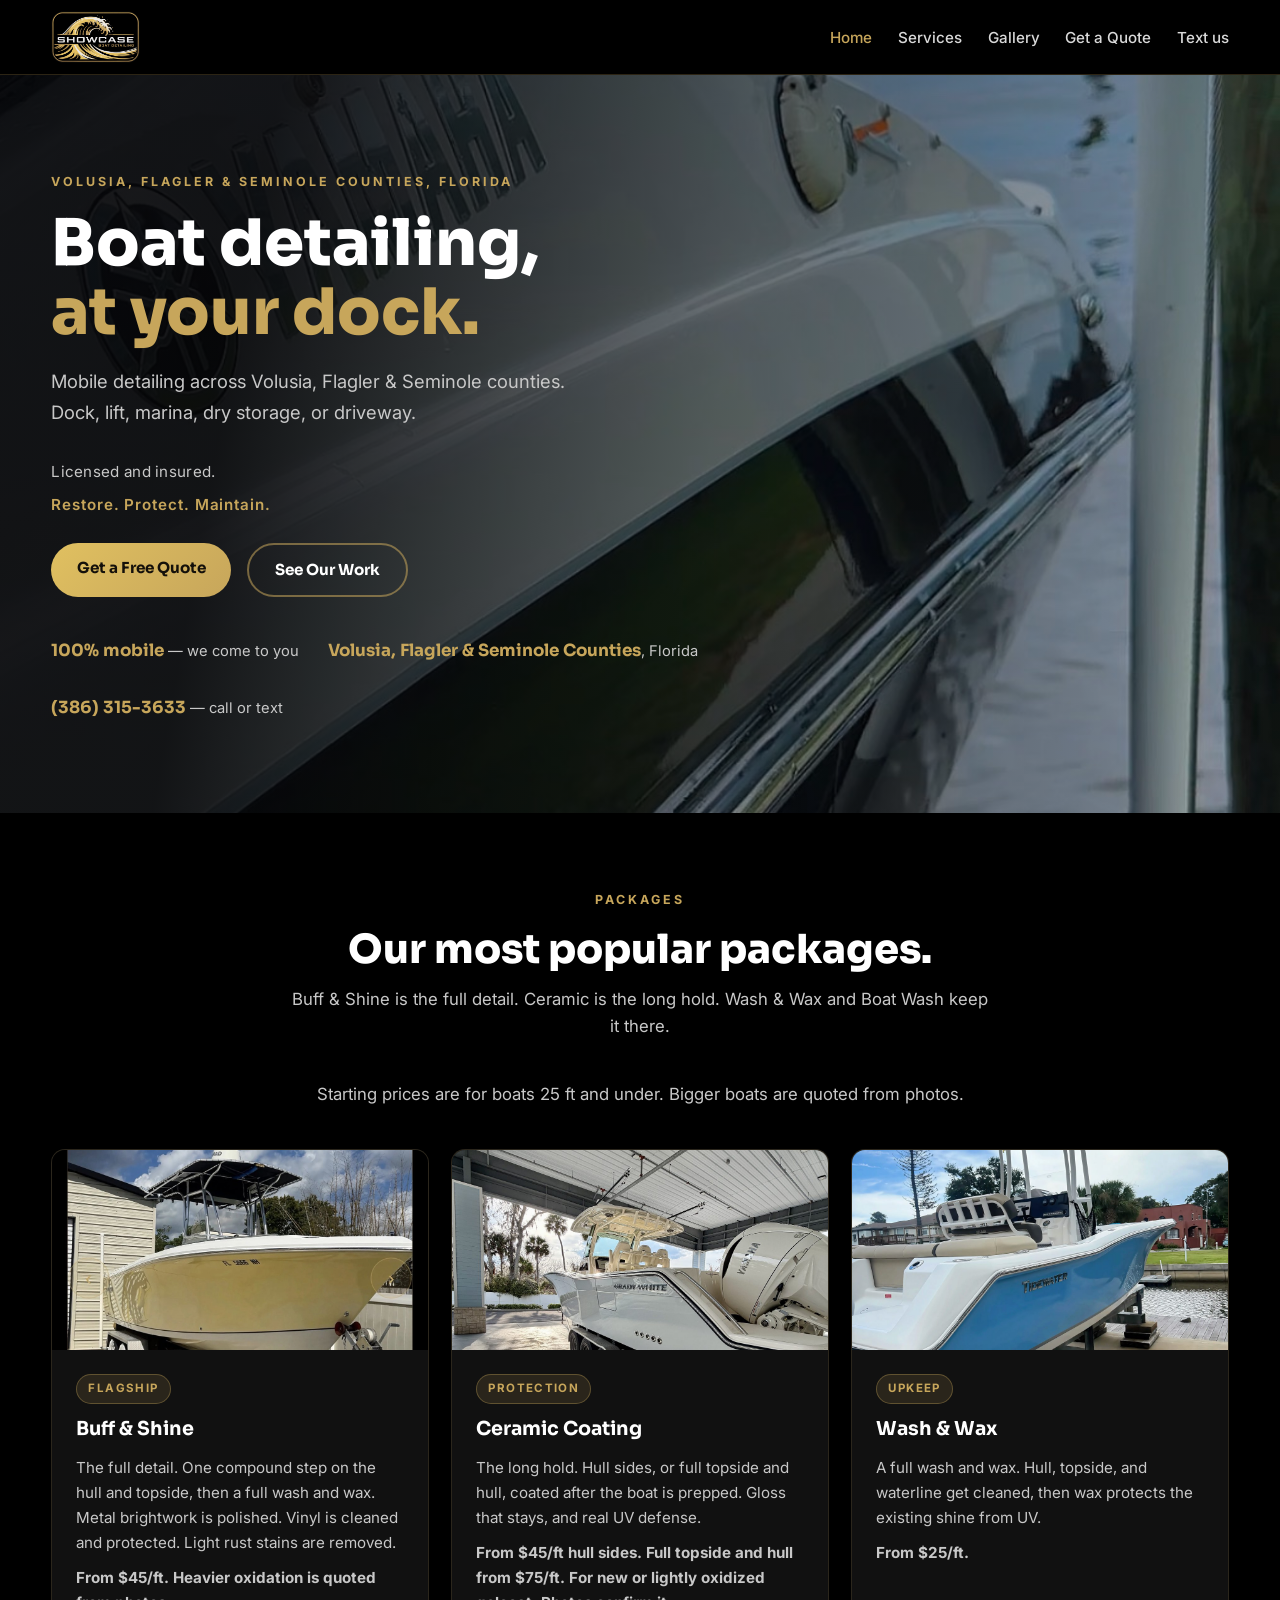
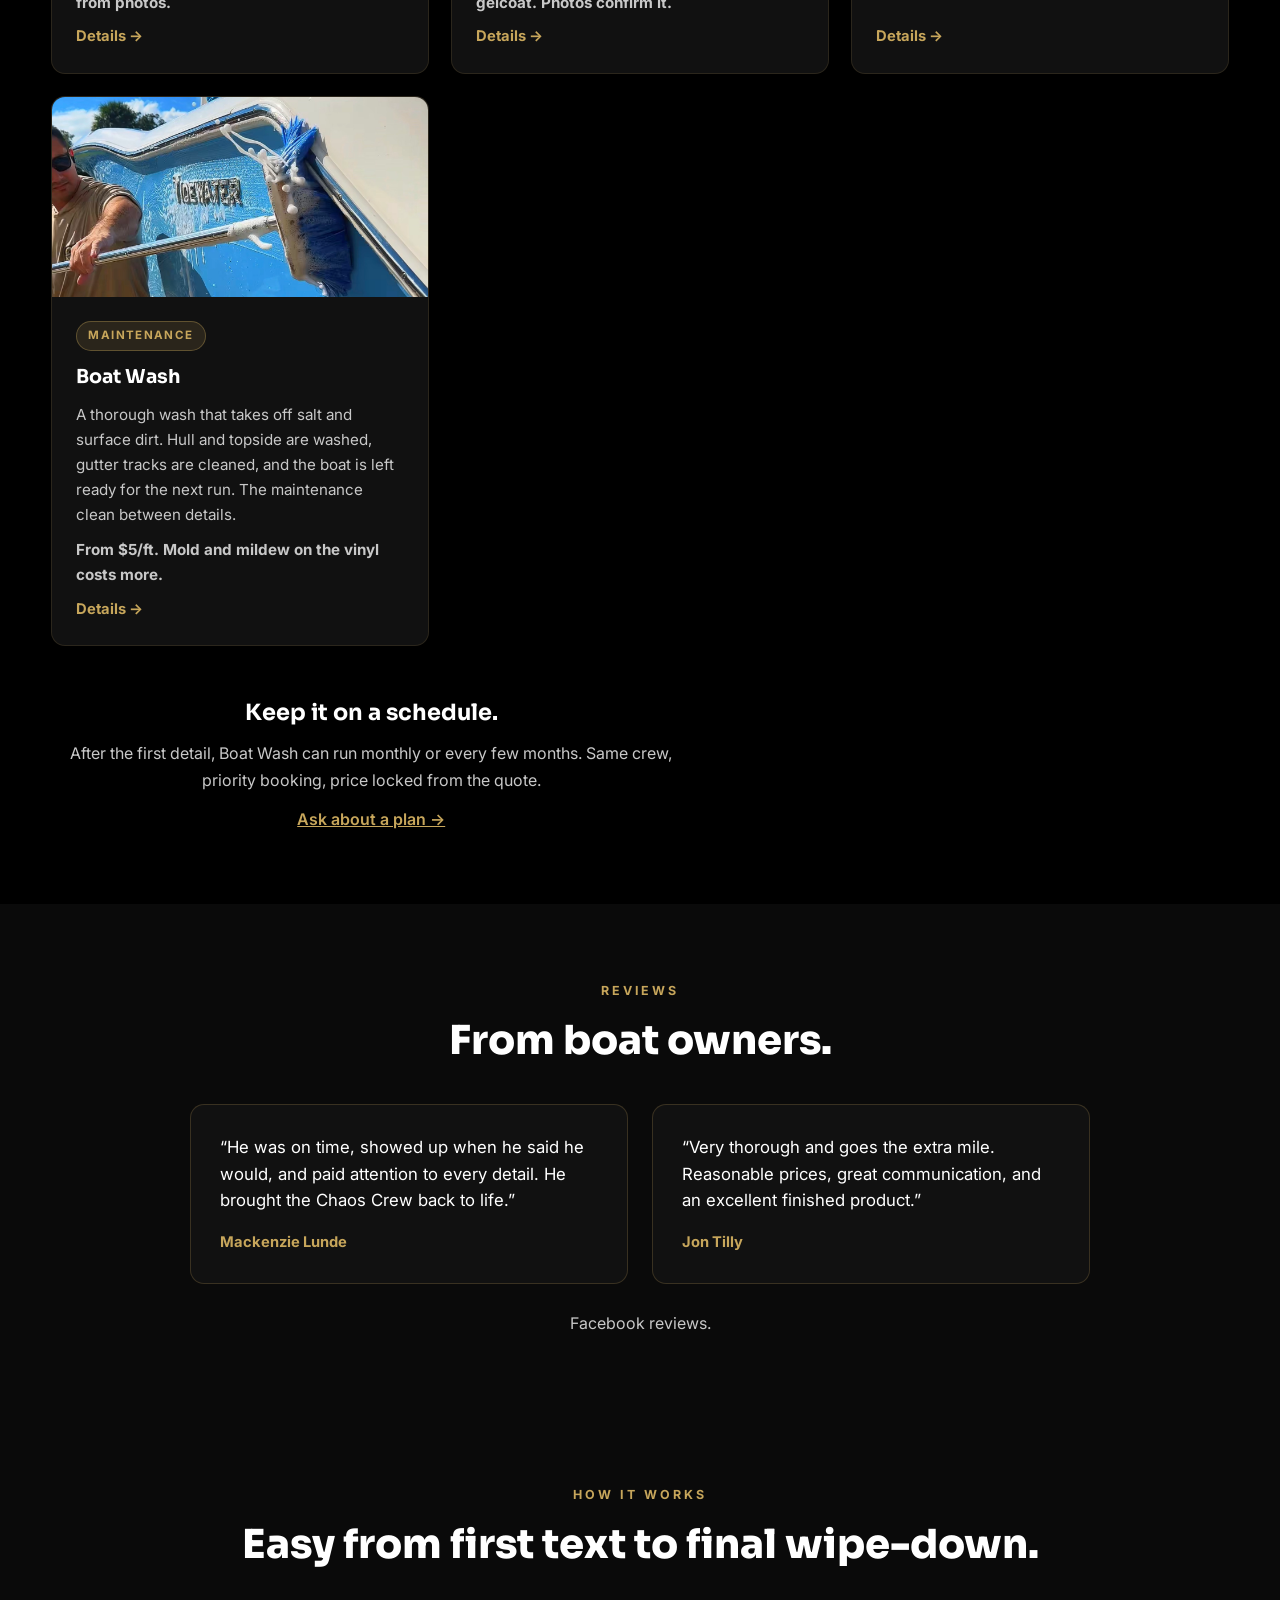
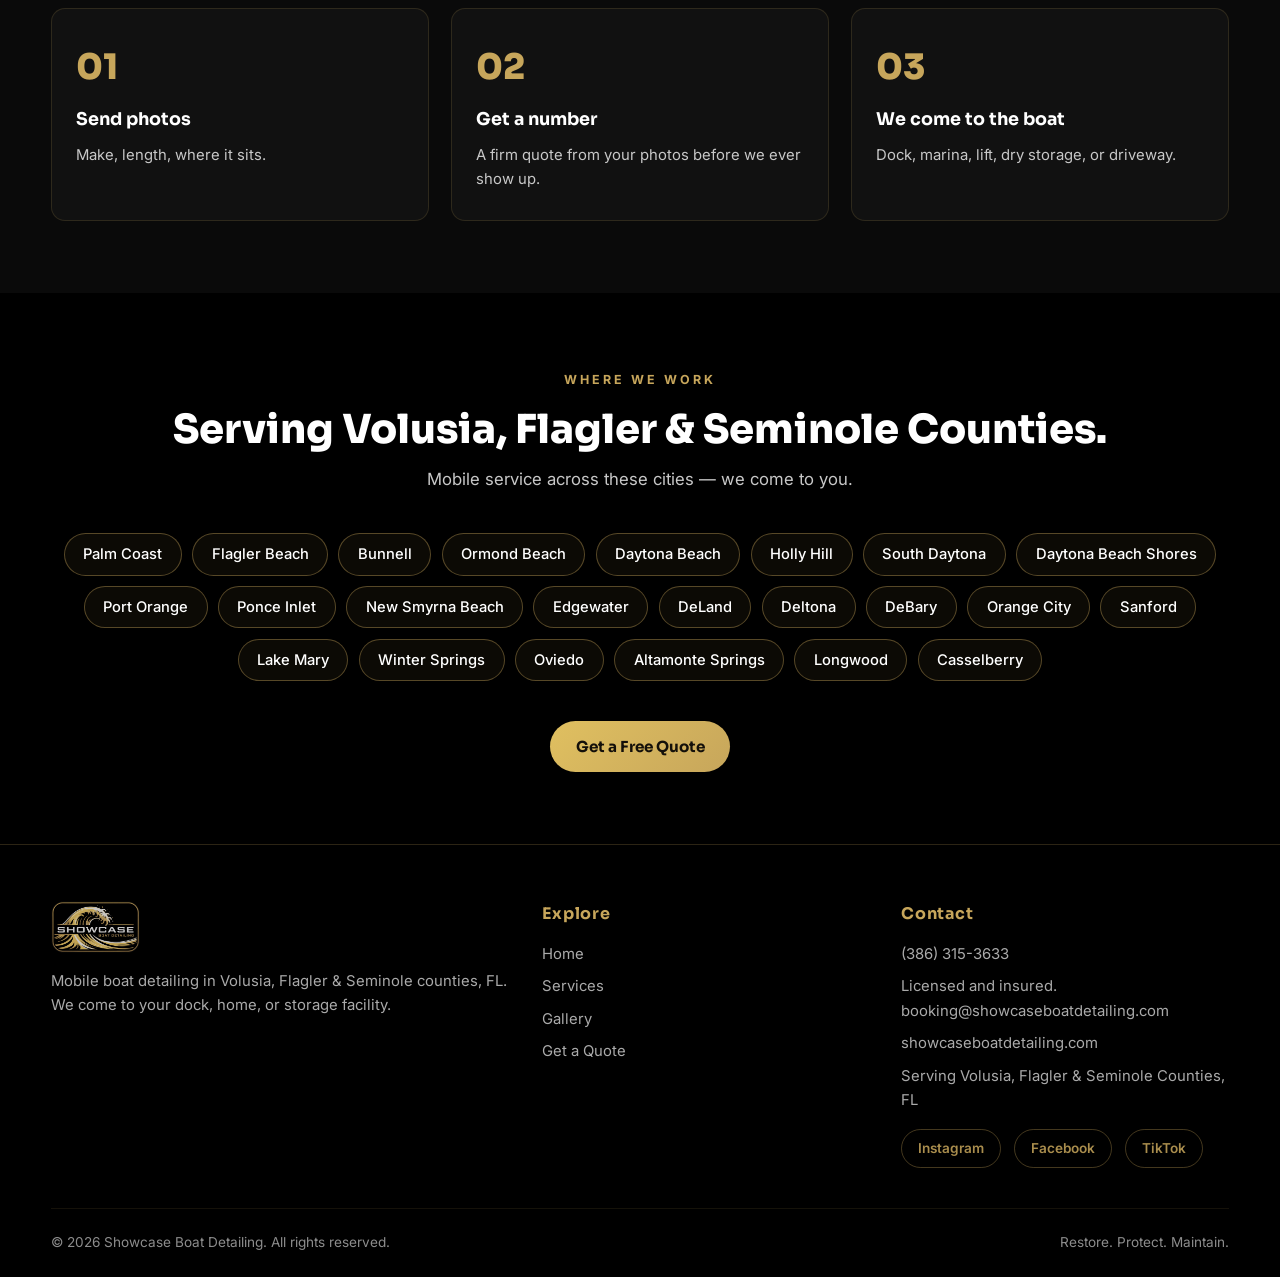
<file: index.html>
<!DOCTYPE html>
<html lang="en">
<head>
  <meta charset="UTF-8">
  <meta name="viewport" content="width=device-width, initial-scale=1.0">
  <title>Showcase Boat Detailing | Mobile Boat Detailing in Volusia, Flagler &amp; Seminole Counties</title>
  <meta name="description" content="Boat detailing in Volusia, Flagler &amp; Seminole counties: wash and wax, oxidation removal and full details. Serving Daytona Beach, Port Orange and New Smyrna Beach.">
  <link rel="preconnect" href="https://fonts.googleapis.com">
  <link rel="preconnect" href="https://fonts.gstatic.com" crossorigin>
  <link href="https://fonts.googleapis.com/css2?family=Inter:wght@400;500;600;700&family=Sora:wght@600;700;800&display=swap" rel="stylesheet">
  <link rel="icon" href="assets/favicon.ico" sizes="any">
  <link rel="icon" type="image/png" sizes="32x32" href="assets/favicon-32x32.png">
  <link rel="icon" type="image/png" sizes="16x16" href="assets/favicon-16x16.png">
  <link rel="apple-touch-icon" href="assets/favicon-180.png">
  <link rel="stylesheet" href="styles.css">
  <link rel="canonical" href="https://showcaseboatdetailing.com/">
  <meta property="og:type" content="website">
  <meta property="og:title" content="Showcase Boat Detailing | Mobile Boat Detailing in Volusia, Flagler &amp; Seminole Counties">
  <meta property="og:description" content="Boat detailing in Volusia, Flagler &amp; Seminole counties: wash and wax, oxidation removal and full details. Serving Daytona Beach, Port Orange and New Smyrna Beach.">
  <meta property="og:image" content="https://showcaseboatdetailing.com/assets/preview.jpg">
  <meta property="og:url" content="https://showcaseboatdetailing.com/">
  <meta name="twitter:card" content="summary_large_image">
  <meta name="twitter:title" content="Showcase Boat Detailing | Mobile Boat Detailing in Volusia, Flagler &amp; Seminole Counties">
  <meta name="twitter:description" content="Boat detailing in Volusia, Flagler &amp; Seminole counties: wash and wax, oxidation removal and full details. Serving Daytona Beach, Port Orange and New Smyrna Beach.">
  <meta name="twitter:image" content="https://showcaseboatdetailing.com/assets/preview.jpg">
<script type="application/ld+json">
{
  "@context": "https://schema.org",
  "@type": "LocalBusiness",
  "name": "Showcase Boat Detailing",
  "description": "Mobile boat detailing serving Volusia, Flagler and Seminole Counties, Florida. Buff & Shine, Wash & Wax, boat washes, oxidation removal, interior detail, teak restoration and ceramic coatings — done at your dock, lift, marina, dry storage or driveway.",
  "url": "https://showcaseboatdetailing.com/",
  "telephone": "+1-386-315-3633",
  "email": "booking@showcaseboatdetailing.com",
  "areaServed": ["Volusia County, Florida", "Flagler County, Florida", "Seminole County, Florida"],
  "openingHoursSpecification": {
    "@type": "OpeningHoursSpecification",
    "dayOfWeek": ["Monday", "Tuesday", "Wednesday", "Thursday", "Friday"],
    "opens": "08:00",
    "closes": "17:00"
  },
  "sameAs": [
    "https://www.facebook.com/412445485289783",
    "https://www.instagram.com/showcaseboatdetailing",
    "https://www.tiktok.com/@showcaseboatdetailing"
  ],
  "makesOffer": [
    {"@type": "Offer", "itemOffered": {"@type": "Service", "name": "Buff & Shine"}},
    {"@type": "Offer", "itemOffered": {"@type": "Service", "name": "Wash & Wax"}},
    {"@type": "Offer", "itemOffered": {"@type": "Service", "name": "Boat Wash"}},
    {"@type": "Offer", "itemOffered": {"@type": "Service", "name": "Oxidation Removal"}},
    {"@type": "Offer", "itemOffered": {"@type": "Service", "name": "Interior Detail"}},
    {"@type": "Offer", "itemOffered": {"@type": "Service", "name": "Teak"}},
    {"@type": "Offer", "itemOffered": {"@type": "Service", "name": "Ceramic Coatings"}}
  ]
}
</script>
</head>
<body data-page="home">

<header class="site-header">
  <div class="wrap">
    <a class="brand" href="index.html">
      <img class="brand-logo" src="assets/logo.jpg" alt="Showcase Boat Detailing logo">
    </a>
    <button class="menu-toggle" aria-label="Menu">☰</button>
    <nav class="nav">
      <a data-nav="home" href="index.html">Home</a>
      <a data-nav="services" href="services.html">Services</a>
      <a data-nav="gallery" href="gallery.html">Gallery</a>
      <a data-nav="quote" href="quote.html">Get a Quote</a>
      <a href="tel:+13863153633">Text us</a>
    </nav>
  </div>
</header>

<section class="hero">
  <div class="hero-bg" role="img" aria-label="Yamaha boat bow after detailing, Showcase Boat Detailing, Volusia, Flagler &amp; Seminole counties" style="background-image: url('assets/hero-yamaha.jpg'); background-position: center 35%;"></div>
  <div class="wrap">
    <div class="hero-inner">
      <span class="kicker">Volusia, Flagler &amp; Seminole Counties, Florida</span>
      <h1>Boat detailing,<br><span class="gold">at your dock.</span></h1>
      <p class="lead">Mobile detailing across Volusia, Flagler &amp; Seminole counties. Dock, lift, marina, dry storage, or driveway.</p>
      <p class="hero-trust">Licensed and insured.</p>
      <p class="hero-trust" style="margin-top: -1.1rem; color: var(--gold); font-weight: 600; letter-spacing: 0.06em;">Restore. Protect. Maintain.</p>
      <div class="hero-cta">
        <a class="btn" href="quote.html">Get a Free Quote</a>
        <a class="btn btn-ghost" href="gallery.html">See Our Work</a>
      </div>
      <div class="hero-badges">
        <div><strong>100% mobile</strong> — we come to you</div>
        <div><strong>Volusia, Flagler &amp; Seminole Counties</strong>, Florida</div>
        <div><strong>(386) 315-3633</strong> — call or text</div>
      </div>
    </div>
  </div>
</section>

<section class="section">
  <div class="wrap">
    <div class="center">
      <span class="kicker">Packages</span>
      <h2>Our most popular packages.</h2>
      <p class="sub">Buff &amp; Shine is the full detail. Ceramic is the long hold. Wash &amp; Wax and Boat Wash keep it there.</p>
      <p class="sub muted" style="margin-top: 0.6rem;">Starting prices are for boats 25 ft and under. Bigger boats are quoted from photos.</p>
    </div>
    <div class="cards" style="margin-top: 2rem;">
      <article class="card">
        <div class="card-img" role="img" aria-label="Yellow Sailfish center console with glossy hull after a Buff and Shine detail" style="background-image: url('assets/buff-shine.jpg'); background-position: center 45%;"></div>
        <div class="card-body">
          <span class="tag">Flagship</span>
          <h3>Buff &amp; Shine</h3>
          <p>The full detail. One compound step on the hull and topside, then a full wash and wax. Metal brightwork is polished. Vinyl is cleaned and protected. Light rust stains are removed.</p>
          <p class="card-rate">From $45/ft. Heavier oxidation is quoted from photos.</p>
          <a class="card-link" href="services.html">Details →</a>
        </div>
      </article>
      <article class="card">
        <div class="card-img" role="img" aria-label="White Grady-White boat with Yamaha outboard after ceramic coating" style="background-image: url('assets/boat-14.jpg'); background-position: center 30%;"></div>
        <div class="card-body">
          <span class="tag">Protection</span>
          <h3>Ceramic Coating</h3>
          <p>The long hold. Hull sides, or full topside and hull, coated after the boat is prepped. Gloss that stays, and real UV defense.</p>
          <p class="card-rate">From $45/ft hull sides. Full topside and hull from $75/ft. For new or lightly oxidized gelcoat. Photos confirm it.</p>
          <a class="card-link" href="services.html#ceramic">Details →</a>
        </div>
      </article>
      <article class="card">
        <div class="card-img" role="img" aria-label="Blue Tidewater center console with glossy hull after a wash and wax" style="background-image: url('assets/boat-08.jpg'); background-position: center 45%;"></div>
        <div class="card-body">
          <span class="tag">Upkeep</span>
          <h3>Wash &amp; Wax</h3>
          <p>A full wash and wax. Hull, topside, and waterline get cleaned, then wax protects the existing shine from UV.</p>
          <p class="card-rate">From $25/ft.</p>
          <a class="card-link" href="services.html#wash-wax">Details →</a>
        </div>
      </article>
      <article class="card">
        <div class="card-img" role="img" aria-label="Detailer scrubbing a blue Tidewater hull with soap during a boat wash" style="background-image: url('assets/boat-wash-action.jpg'); background-position: center 35%;"></div>
        <div class="card-body">
          <span class="tag">Maintenance</span>
          <h3>Boat Wash</h3>
          <p>A thorough wash that takes off salt and surface dirt. Hull and topside are washed, gutter tracks are cleaned, and the boat is left ready for the next run. The maintenance clean between details.</p>
          <p class="card-rate">From $5/ft. Mold and mildew on the vinyl costs more.</p>
          <a class="card-link" href="services.html#boat-wash">Details →</a>
        </div>
      </article>
    </div>
    <div class="center" style="margin-top: 3rem; max-width: 640px;">
      <h3 style="font-family: var(--font-head); font-size: 1.4rem; margin-bottom: 0.6rem;">Keep it on a schedule.</h3>
      <p class="muted" style="margin-bottom: 0.8rem;">After the first detail, Boat Wash can run monthly or every few months. Same crew, priority booking, price locked from the quote.</p>
      <p style="margin-bottom: 0;"><a class="gold-link" href="quote.html">Ask about a plan →</a></p>
    </div>
  </div>
</section>

<section class="section section-dark">
  <div class="wrap">
    <div class="center">
      <span class="kicker">Reviews</span>
      <h2>From boat owners.</h2>
    </div>
    <div class="reviews">
      <figure class="review">
        <blockquote>&ldquo;He was on time, showed up when he said he would, and paid attention to every detail. He brought the Chaos Crew back to life.&rdquo;</blockquote>
        <figcaption>Mackenzie Lunde</figcaption>
      </figure>
      <figure class="review">
        <blockquote>&ldquo;Very thorough and goes the extra mile. Reasonable prices, great communication, and an excellent finished product.&rdquo;</blockquote>
        <figcaption>Jon Tilly</figcaption>
      </figure>
    </div>
    <p class="center muted" style="margin-top: 1.6rem; margin-bottom: 0;">Facebook reviews.</p>
  </div>
</section>





<section class="section section-dark">
  <div class="wrap">
    <div class="center">
      <span class="kicker">How it works</span>
      <h2>Easy from first text to final wipe-down.</h2>
    </div>
    <div class="steps" style="margin-top: 2.5rem;">
      <div class="step">
        <h3>Send photos</h3>
        <p>Make, length, where it sits.</p>
      </div>
      <div class="step">
        <h3>Get a number</h3>
        <p>A firm quote from your photos before we ever show up.</p>
      </div>
      <div class="step">
        <h3>We come to the boat</h3>
        <p>Dock, marina, lift, dry storage, or driveway.</p>
      </div>
    </div>
  </div>
</section>

<section class="section">
  <div class="wrap">
    <div class="center">
      <span class="kicker">Where we work</span>
      <h2>Serving Volusia, Flagler &amp; Seminole Counties.</h2>
      <p class="sub">Mobile service across these cities — we come to you.</p>
    </div>
    <div class="pills">
      <span class="pill">Palm Coast</span>
      <span class="pill">Flagler Beach</span>
      <span class="pill">Bunnell</span>
      <span class="pill">Ormond Beach</span>
      <span class="pill">Daytona Beach</span>
      <span class="pill">Holly Hill</span>
      <span class="pill">South Daytona</span>
      <span class="pill">Daytona Beach Shores</span>
      <span class="pill">Port Orange</span>
      <span class="pill">Ponce Inlet</span>
      <span class="pill">New Smyrna Beach</span>
      <span class="pill">Edgewater</span>
      <span class="pill">DeLand</span>
      <span class="pill">Deltona</span>
      <span class="pill">DeBary</span>
      <span class="pill">Orange City</span>
      <span class="pill">Sanford</span>
      <span class="pill">Lake Mary</span>
      <span class="pill">Winter Springs</span>
      <span class="pill">Oviedo</span>
      <span class="pill">Altamonte Springs</span>
      <span class="pill">Longwood</span>
      <span class="pill">Casselberry</span>
    </div>
    <p class="center" style="margin-top: 2.5rem;"><a class="btn" href="quote.html">Get a Free Quote</a></p>
  </div>
</section>



<footer class="site-footer">
  <div class="wrap">
    <div class="footer-grid">
      <div>
        <a class="brand" href="index.html" style="margin-bottom: 1rem;">
          <img class="brand-logo" src="assets/logo.jpg" alt="Showcase Boat Detailing logo">
        </a>
        <p>Mobile boat detailing in Volusia, Flagler &amp; Seminole counties, FL. We come to your dock, home, or storage facility.</p>
      </div>
      <div>
        <h4>Explore</h4>
        <a href="index.html">Home</a>
        <a href="services.html">Services</a>
        <a href="gallery.html">Gallery</a>
        <a href="quote.html">Get a Quote</a>
      </div>
      <div>
        <h4>Contact</h4>
        <a href="tel:+13863153633">(386) 315-3633</a>
        <p>Licensed and insured.</p>
        <a href="mailto:booking@showcaseboatdetailing.com">booking@showcaseboatdetailing.com</a>
        <a href="https://showcaseboatdetailing.com">showcaseboatdetailing.com</a>
        <p>Serving Volusia, Flagler &amp; Seminole Counties, FL</p>
        <div class="social-row">
          <a href="https://instagram.com/showcaseboatdetailing" target="_blank" rel="noopener">Instagram</a>
          <a href="https://www.facebook.com/412445485289783" target="_blank" rel="noopener">Facebook</a>
          <a href="https://www.tiktok.com/@showcaseboatdetailing" target="_blank" rel="noopener">TikTok</a>
        </div>
      </div>
    </div>
    <div class="footer-bottom">
      <span>© <span id="year">2026</span> Showcase Boat Detailing. All rights reserved.</span>
      <span>Restore. Protect. Maintain.</span>
    </div>
  </div>
</footer>

<script src="script.js"></script>

</body>
</html>
</file>
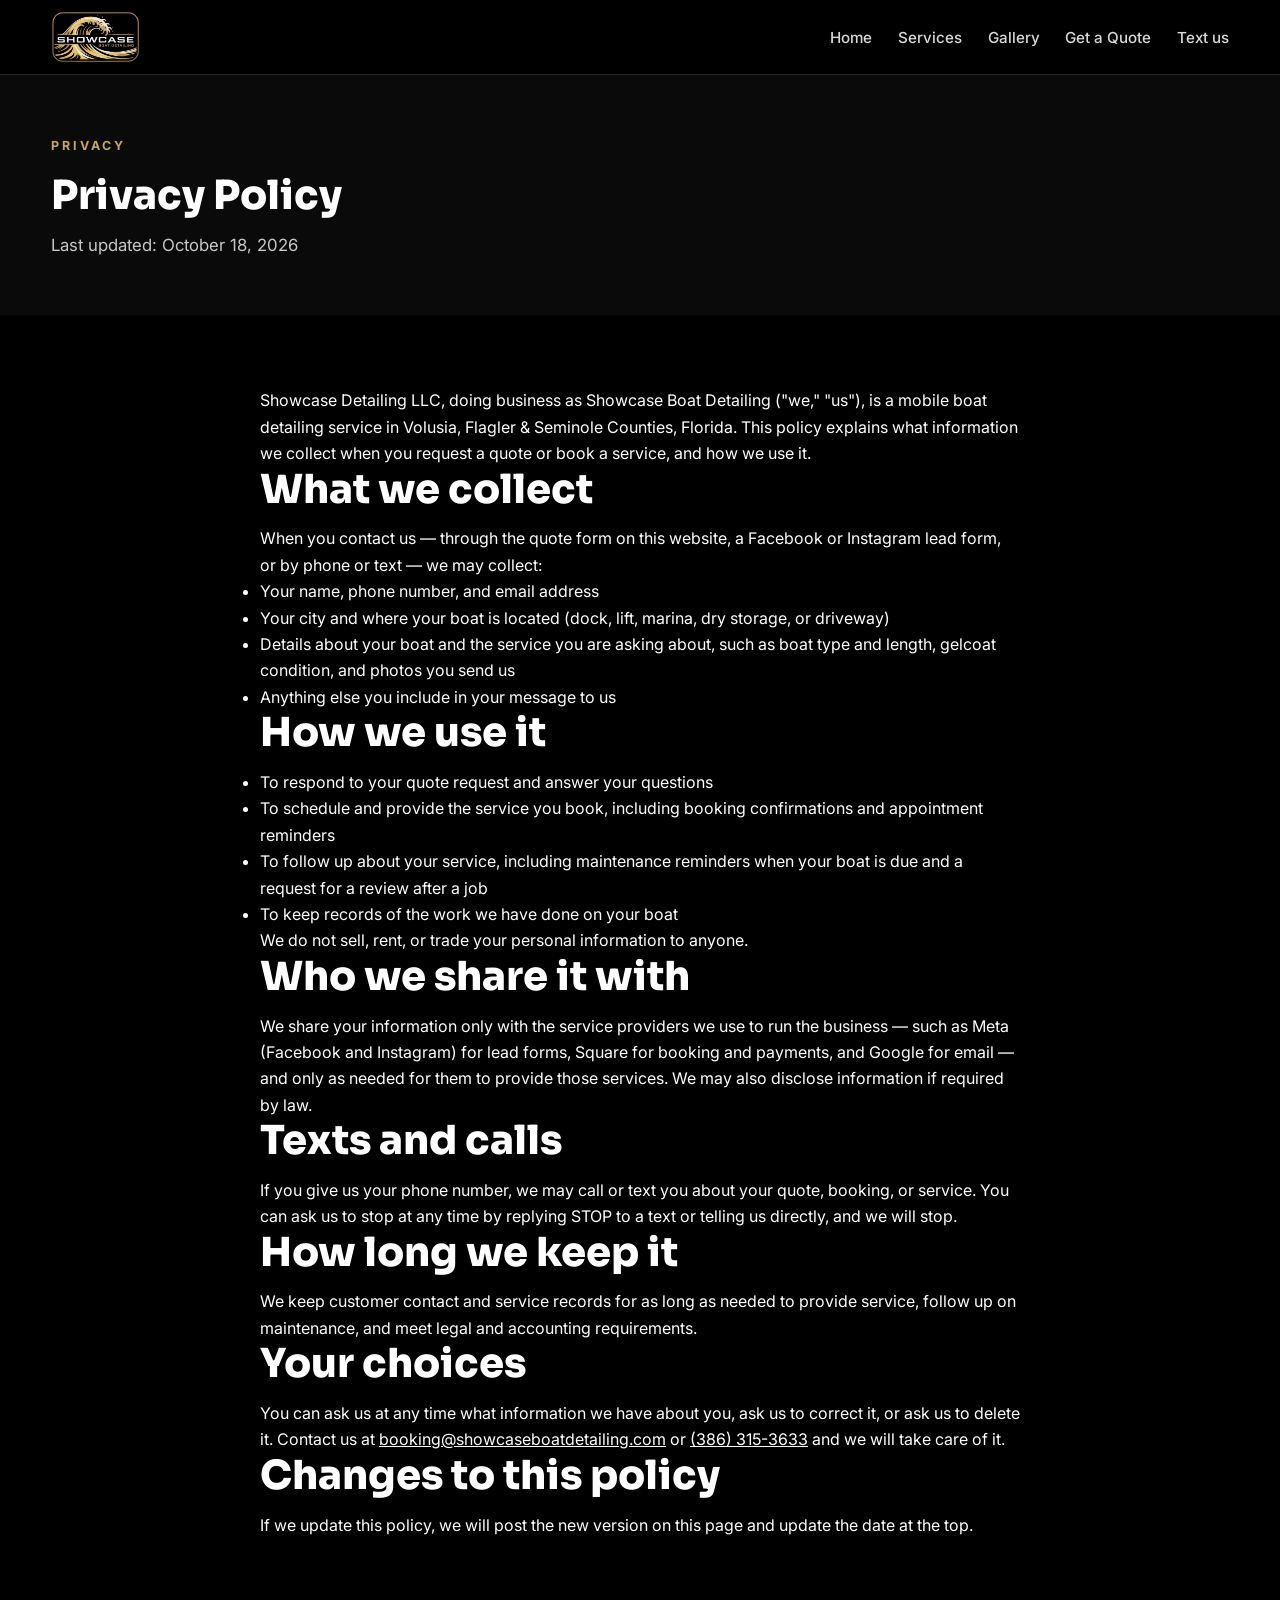
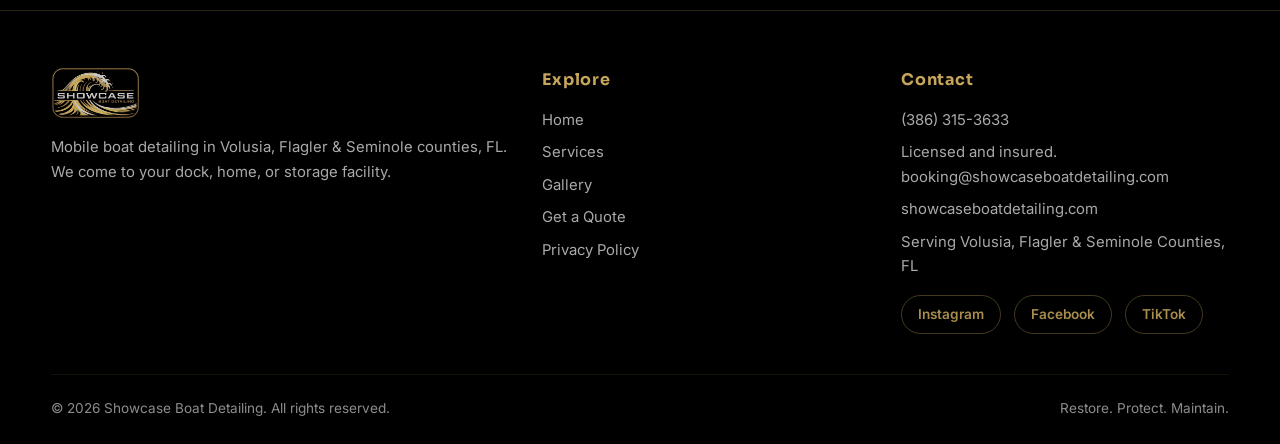
<file: privacy.html>
<!DOCTYPE html>
<html lang="en">
<head>
  <meta charset="UTF-8">
  <meta name="viewport" content="width=device-width, initial-scale=1.0">
  <title>Privacy Policy | Showcase Boat Detailing</title>
  <meta name="description" content="How Showcase Boat Detailing collects and uses the contact and boat information you share when you request a quote or book a detail.">
  <link rel="preconnect" href="https://fonts.googleapis.com">
  <link rel="preconnect" href="https://fonts.gstatic.com" crossorigin>
  <link href="https://fonts.googleapis.com/css2?family=Inter:wght@400;500;600;700&family=Sora:wght@600;700;800&display=swap" rel="stylesheet">
  <link rel="icon" href="assets/favicon.ico" sizes="any">
  <link rel="icon" type="image/png" sizes="32x32" href="assets/favicon-32x32.png">
  <link rel="icon" type="image/png" sizes="16x16" href="assets/favicon-16x16.png">
  <link rel="apple-touch-icon" href="assets/favicon-180.png">
  <link rel="stylesheet" href="styles.css">
  <link rel="canonical" href="https://showcaseboatdetailing.com/privacy.html">
  <meta property="og:type" content="website">
  <meta property="og:title" content="Privacy Policy | Showcase Boat Detailing">
  <meta property="og:description" content="How Showcase Boat Detailing collects and uses the information you share when you request a quote or book a detail.">
  <meta property="og:image" content="https://showcaseboatdetailing.com/assets/preview.jpg">
  <meta property="og:url" content="https://showcaseboatdetailing.com/privacy.html">
  <meta name="twitter:card" content="summary_large_image">
  <meta name="twitter:title" content="Privacy Policy | Showcase Boat Detailing">
  <meta name="twitter:description" content="How Showcase Boat Detailing collects and uses the information you share when you request a quote or book a detail.">
  <meta name="twitter:image" content="https://showcaseboatdetailing.com/assets/preview.jpg">
</head>
<body data-page="privacy">

<header class="site-header">
  <div class="wrap">
    <a class="brand" href="index.html">
      <img class="brand-logo" src="assets/logo.jpg" alt="Showcase Boat Detailing logo">
    </a>
    <button class="menu-toggle" aria-label="Menu">☰</button>
    <nav class="nav">
      <a data-nav="home" href="index.html">Home</a>
      <a data-nav="services" href="services.html">Services</a>
      <a data-nav="gallery" href="gallery.html">Gallery</a>
      <a data-nav="quote" href="quote.html">Get a Quote</a>
      <a href="tel:+13863153633">Text us</a>
    </nav>
  </div>
</header>

<section class="section section-dark" style="padding: 3.5rem 0;">
  <div class="wrap">
    <span class="kicker">Privacy</span>
    <h1>Privacy Policy</h1>
    <p class="sub muted" style="margin-bottom: 0;">Last updated: October 18, 2026</p>
  </div>
</section>

<section class="section">
  <div class="wrap" style="max-width: 760px;">
    <p>Showcase Detailing LLC, doing business as Showcase Boat Detailing ("we," "us"), is a mobile boat detailing service in Volusia, Flagler &amp; Seminole Counties, Florida. This policy explains what information we collect when you request a quote or book a service, and how we use it.</p>

    <h2>What we collect</h2>
    <p>When you contact us — through the quote form on this website, a Facebook or Instagram lead form, or by phone or text — we may collect:</p>
    <ul>
      <li>Your name, phone number, and email address</li>
      <li>Your city and where your boat is located (dock, lift, marina, dry storage, or driveway)</li>
      <li>Details about your boat and the service you are asking about, such as boat type and length, gelcoat condition, and photos you send us</li>
      <li>Anything else you include in your message to us</li>
    </ul>

    <h2>How we use it</h2>
    <ul>
      <li>To respond to your quote request and answer your questions</li>
      <li>To schedule and provide the service you book, including booking confirmations and appointment reminders</li>
      <li>To follow up about your service, including maintenance reminders when your boat is due and a request for a review after a job</li>
      <li>To keep records of the work we have done on your boat</li>
    </ul>
    <p>We do not sell, rent, or trade your personal information to anyone.</p>

    <h2>Who we share it with</h2>
    <p>We share your information only with the service providers we use to run the business — such as Meta (Facebook and Instagram) for lead forms, Square for booking and payments, and Google for email — and only as needed for them to provide those services. We may also disclose information if required by law.</p>

    <h2>Texts and calls</h2>
    <p>If you give us your phone number, we may call or text you about your quote, booking, or service. You can ask us to stop at any time by replying STOP to a text or telling us directly, and we will stop.</p>

    <h2>How long we keep it</h2>
    <p>We keep customer contact and service records for as long as needed to provide service, follow up on maintenance, and meet legal and accounting requirements.</p>

    <h2>Your choices</h2>
    <p>You can ask us at any time what information we have about you, ask us to correct it, or ask us to delete it. Contact us at <a href="mailto:booking@showcaseboatdetailing.com">booking@showcaseboatdetailing.com</a> or <a href="tel:+13863153633">(386) 315-3633</a> and we will take care of it.</p>

    <h2>Changes to this policy</h2>
    <p>If we update this policy, we will post the new version on this page and update the date at the top.</p>
  </div>
</section>

<footer class="site-footer">
  <div class="wrap">
    <div class="footer-grid">
      <div>
        <a class="brand" href="index.html" style="margin-bottom: 1rem;">
          <img class="brand-logo" src="assets/logo.jpg" alt="Showcase Boat Detailing logo">
        </a>
        <p>Mobile boat detailing in Volusia, Flagler &amp; Seminole counties, FL. We come to your dock, home, or storage facility.</p>
      </div>
      <div>
        <h4>Explore</h4>
        <a href="index.html">Home</a>
        <a href="services.html">Services</a>
        <a href="gallery.html">Gallery</a>
        <a href="quote.html">Get a Quote</a>
        <a href="privacy.html">Privacy Policy</a>
      </div>
      <div>
        <h4>Contact</h4>
        <a href="tel:+13863153633">(386) 315-3633</a>
        <p>Licensed and insured.</p>
        <a href="mailto:booking@showcaseboatdetailing.com">booking@showcaseboatdetailing.com</a>
        <a href="https://showcaseboatdetailing.com">showcaseboatdetailing.com</a>
        <p>Serving Volusia, Flagler &amp; Seminole Counties, FL</p>
        <div class="social-row">
          <a href="https://instagram.com/showcaseboatdetailing" target="_blank" rel="noopener">Instagram</a>
          <a href="https://www.facebook.com/412445485289783" target="_blank" rel="noopener">Facebook</a>
          <a href="https://www.tiktok.com/@showcaseboatdetailing" target="_blank" rel="noopener">TikTok</a>
        </div>
      </div>
    </div>
    <div class="footer-bottom">
      <span>© <span id="year">2026</span> Showcase Boat Detailing. All rights reserved.</span>
      <span>Restore. Protect. Maintain.</span>
    </div>
  </div>
</footer>

<script src="script.js"></script>
</body>
</html>
</file>
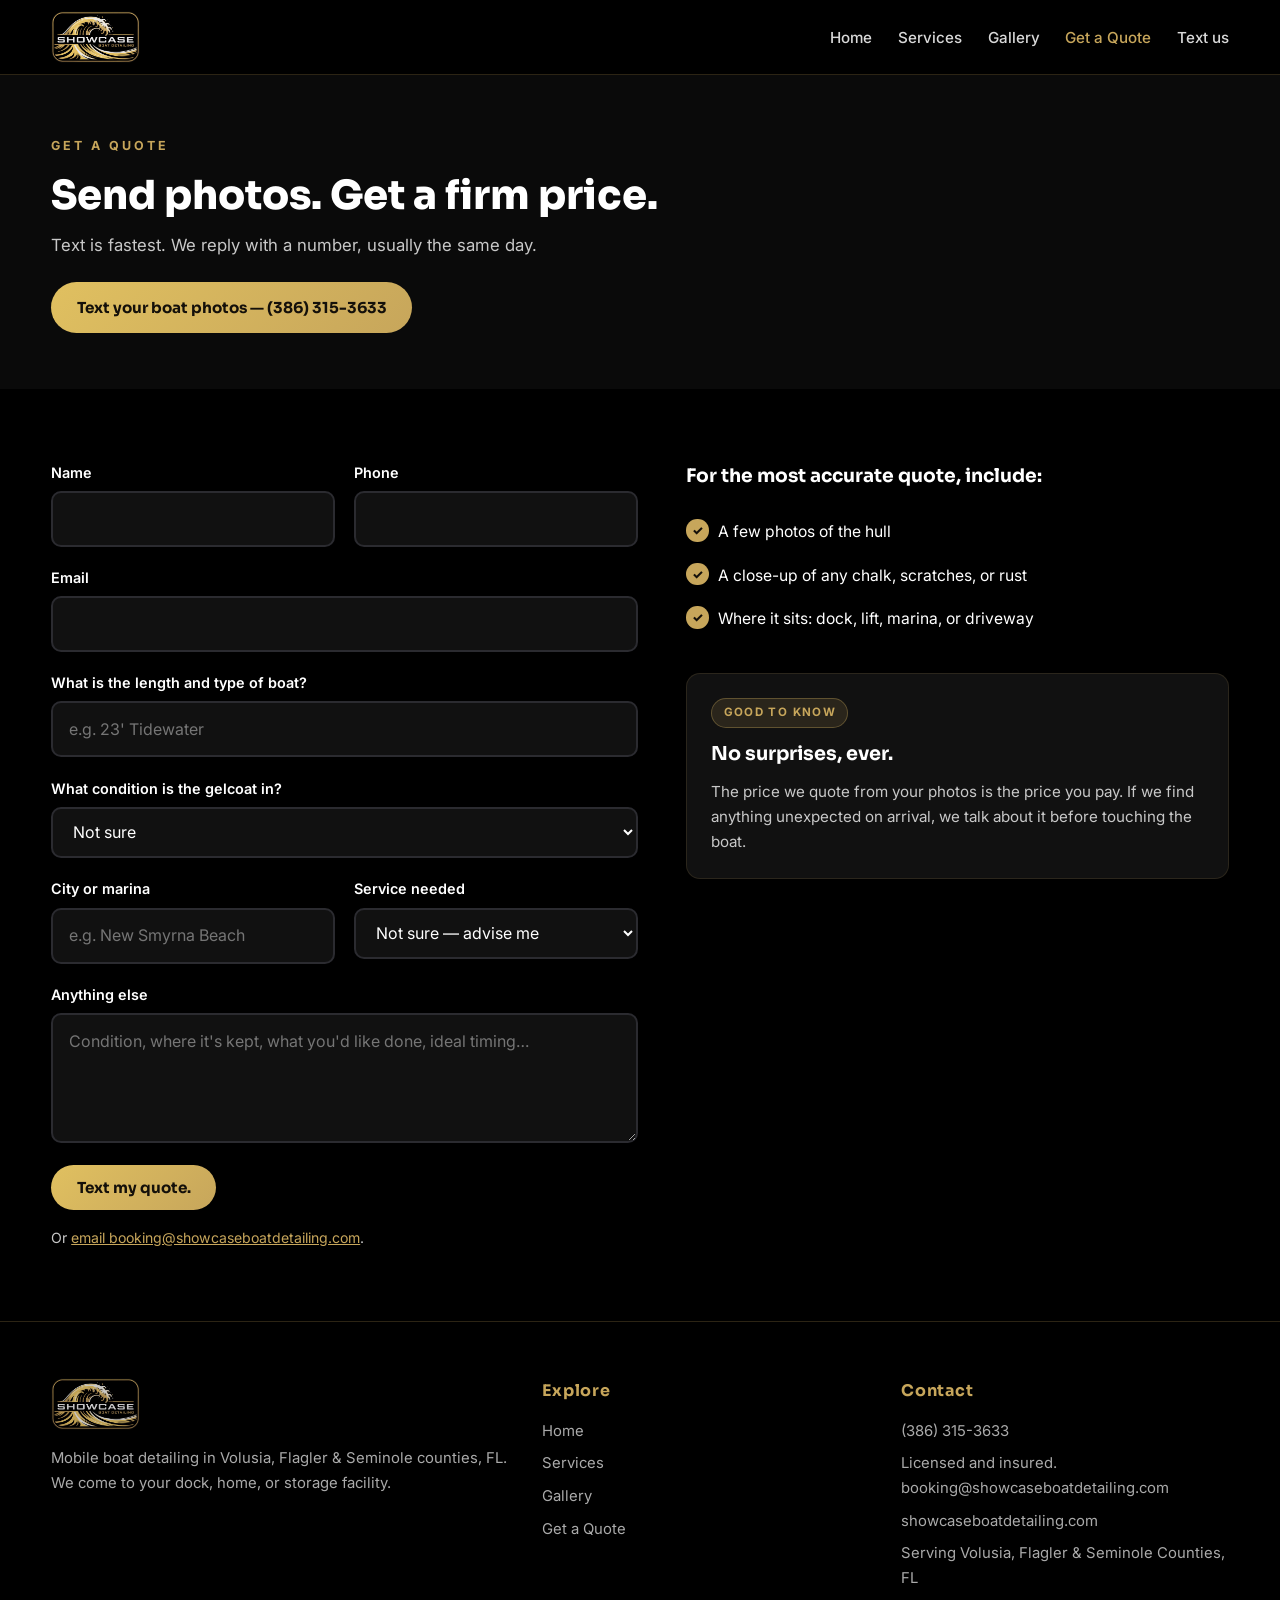
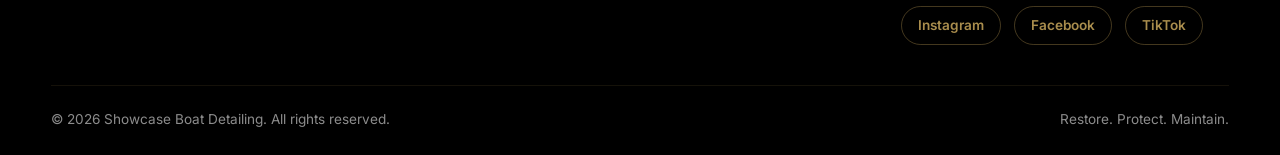
<file: quote.html>
<!DOCTYPE html>
<html lang="en">
<head>
  <meta charset="UTF-8">
  <meta name="viewport" content="width=device-width, initial-scale=1.0">
  <title>Get a Quote | Showcase Boat Detailing</title>
  <meta name="description" content="Get a free boat detailing quote in Volusia, Flagler &amp; Seminole counties. Wash and wax, oxidation removal and details in Daytona Beach, Port Orange, New Smyrna Beach.">
  <link rel="preconnect" href="https://fonts.googleapis.com">
  <link rel="preconnect" href="https://fonts.gstatic.com" crossorigin>
  <link href="https://fonts.googleapis.com/css2?family=Inter:wght@400;500;600;700&family=Sora:wght@600;700;800&display=swap" rel="stylesheet">
  <link rel="icon" href="assets/favicon.ico" sizes="any">
  <link rel="icon" type="image/png" sizes="32x32" href="assets/favicon-32x32.png">
  <link rel="icon" type="image/png" sizes="16x16" href="assets/favicon-16x16.png">
  <link rel="apple-touch-icon" href="assets/favicon-180.png">
  <link rel="stylesheet" href="styles.css">
  <link rel="canonical" href="https://showcaseboatdetailing.com/quote.html">
  <meta property="og:type" content="website">
  <meta property="og:title" content="Get a Quote | Showcase Boat Detailing">
  <meta property="og:description" content="Get a free boat detailing quote in Volusia, Flagler &amp; Seminole counties. Wash and wax, oxidation removal and details in Daytona Beach, Port Orange, New Smyrna Beach.">
  <meta property="og:image" content="https://showcaseboatdetailing.com/assets/preview.jpg">
  <meta property="og:url" content="https://showcaseboatdetailing.com/quote.html">
  <meta name="twitter:card" content="summary_large_image">
  <meta name="twitter:title" content="Get a Quote | Showcase Boat Detailing">
  <meta name="twitter:description" content="Get a free boat detailing quote in Volusia, Flagler &amp; Seminole counties. Wash and wax, oxidation removal and details in Daytona Beach, Port Orange, New Smyrna Beach.">
  <meta name="twitter:image" content="https://showcaseboatdetailing.com/assets/preview.jpg">
</head>
<body data-page="quote">

<header class="site-header">
  <div class="wrap">
    <a class="brand" href="index.html">
      <img class="brand-logo" src="assets/logo.jpg" alt="Showcase Boat Detailing logo">
    </a>
    <button class="menu-toggle" aria-label="Menu">☰</button>
    <nav class="nav">
      <a data-nav="home" href="index.html">Home</a>
      <a data-nav="services" href="services.html">Services</a>
      <a data-nav="gallery" href="gallery.html">Gallery</a>
      <a data-nav="quote" href="quote.html">Get a Quote</a>
      <a href="tel:+13863153633">Text us</a>
    </nav>
  </div>
</header>

<section class="section section-dark" style="padding: 3.5rem 0;">
  <div class="wrap">
    <span class="kicker">Get a quote</span>
    <h1>Send photos. Get a firm price.</h1>
    <p class="sub muted" style="margin-bottom: 0;">Text is fastest. We reply with a number, usually the same day.</p>
    <p style="margin-top: 1.4rem;"><a class="btn" href="sms:+13863153633">Text your boat photos — (386) 315-3633</a></p>
  </div>
</section>

<section class="section">
  <div class="wrap">
    <div class="split" style="align-items: start;">
      <div>
        <form id="quote-form">
          <div class="form-grid">
            <div class="field">
              <label for="name">Name</label>
              <input id="name" name="name" type="text" required >
            </div>
            <div class="field">
              <label for="phone">Phone</label>
              <input id="phone" name="phone" type="tel" required >
            </div>
            <div class="field full">
              <label for="email">Email</label>
              <input id="email" name="email" type="email" >
            </div>
            <div class="field full">
              <label for="boat">What is the length and type of boat?</label>
              <input id="boat" name="boat" type="text" placeholder="e.g. 23' Tidewater">
            </div>
            <div class="field full">
              <label for="gelcoat">What condition is the gelcoat in?</label>
              <select id="gelcoat" name="gelcoat">
                <option>Not sure</option>
                <option>Glossy — looks good</option>
                <option>Slightly dull — light oxidation</option>
                <option>Chalky or faded — heavy oxidation</option>
                <option>Scratches, rust stains, or other damage</option>
              </select>
            </div>
            <div class="field">
              <label for="city">City or marina</label>
              <input id="city" name="city" type="text" placeholder="e.g. New Smyrna Beach">
            </div>
            <div class="field">
              <label for="service">Service needed</label>
              <select id="service" name="service">
                <option>Not sure — advise me</option>
                <option>Buff &amp; Shine</option>
                <option>Wash &amp; Wax</option>
                <option>Boat Wash</option>
                <option>Oxidation Removal</option>
                <option>Interior Detail</option>
                <option>Teak</option>
                <option>Ceramic Coating</option>
              </select>
            </div>
            <div class="field full">
              <label for="message">Anything else</label>
              <textarea id="message" name="message" placeholder="Condition, where it's kept, what you'd like done, ideal timing…"></textarea>
            </div>
          </div>
          <p style="margin-top: 1.4rem;"><button class="btn" type="submit">Text my quote.</button></p>
          <p class="form-note">Or <a href="mailto:booking@showcaseboatdetailing.com">email booking@showcaseboatdetailing.com</a>.</p>
          <div id="quote-done" hidden style="margin-top: 1.4rem; padding: 1.4rem; border: 1px solid rgba(199,166,91,.4); border-radius: 12px; background: rgba(199,166,91,.07);">
            <p style="font-weight: 700; color: var(--gold); margin-bottom: 0.8rem;">✓ Your request is ready — send it by text or email:</p>
            <p style="display: flex; gap: 0.8rem; flex-wrap: wrap;">
              <a class="btn" id="sms-link" href="#">Text it — then attach your photos</a>
              <a class="btn btn-ghost" id="email-link" href="#">Email booking@</a>
            </p>
            <p style="margin-top: 0.8rem; margin-bottom: 0; font-weight: 600;">Remember to attach your boat photos in the app before you hit send.</p>
          </div>
        </form>
      </div>
      <div>
        <h3 style="font-family: var(--font-head); margin-bottom: 1rem;">For the most accurate quote, include:</h3>
        <ul class="check-list">
          <li>A few photos of the hull</li>
          <li>A close-up of any chalk, scratches, or rust</li>
          <li>Where it sits: dock, lift, marina, or driveway</li>
        </ul>
        <div class="card" style="margin-top: 2rem;">
          <div class="card-body">
            <span class="tag">Good to know</span>
            <h3>No surprises, ever.</h3>
            <p>The price we quote from your photos is the price you pay. If we find anything unexpected on arrival, we talk about it before touching the boat.</p>
          </div>
        </div>
      </div>
    </div>
  </div>
</section>

<footer class="site-footer">
  <div class="wrap">
    <div class="footer-grid">
      <div>
        <a class="brand" href="index.html" style="margin-bottom: 1rem;">
          <img class="brand-logo" src="assets/logo.jpg" alt="Showcase Boat Detailing logo">
        </a>
        <p>Mobile boat detailing in Volusia, Flagler &amp; Seminole counties, FL. We come to your dock, home, or storage facility.</p>
      </div>
      <div>
        <h4>Explore</h4>
        <a href="index.html">Home</a>
        <a href="services.html">Services</a>
        <a href="gallery.html">Gallery</a>
        <a href="quote.html">Get a Quote</a>
      </div>
      <div>
        <h4>Contact</h4>
        <a href="tel:+13863153633">(386) 315-3633</a>
        <p>Licensed and insured.</p>
        <a href="mailto:booking@showcaseboatdetailing.com">booking@showcaseboatdetailing.com</a>
        <a href="https://showcaseboatdetailing.com">showcaseboatdetailing.com</a>
        <p>Serving Volusia, Flagler &amp; Seminole Counties, FL</p>
        <div class="social-row">
          <a href="https://instagram.com/showcaseboatdetailing" target="_blank" rel="noopener">Instagram</a>
          <a href="https://www.facebook.com/412445485289783" target="_blank" rel="noopener">Facebook</a>
          <a href="https://www.tiktok.com/@showcaseboatdetailing" target="_blank" rel="noopener">TikTok</a>
        </div>
      </div>
    </div>
    <div class="footer-bottom">
      <span>© <span id="year">2026</span> Showcase Boat Detailing. All rights reserved.</span>
      <span>Restore. Protect. Maintain.</span>
    </div>
  </div>
</footer>

<script src="script.js"></script>
</body>
</html>
</file>
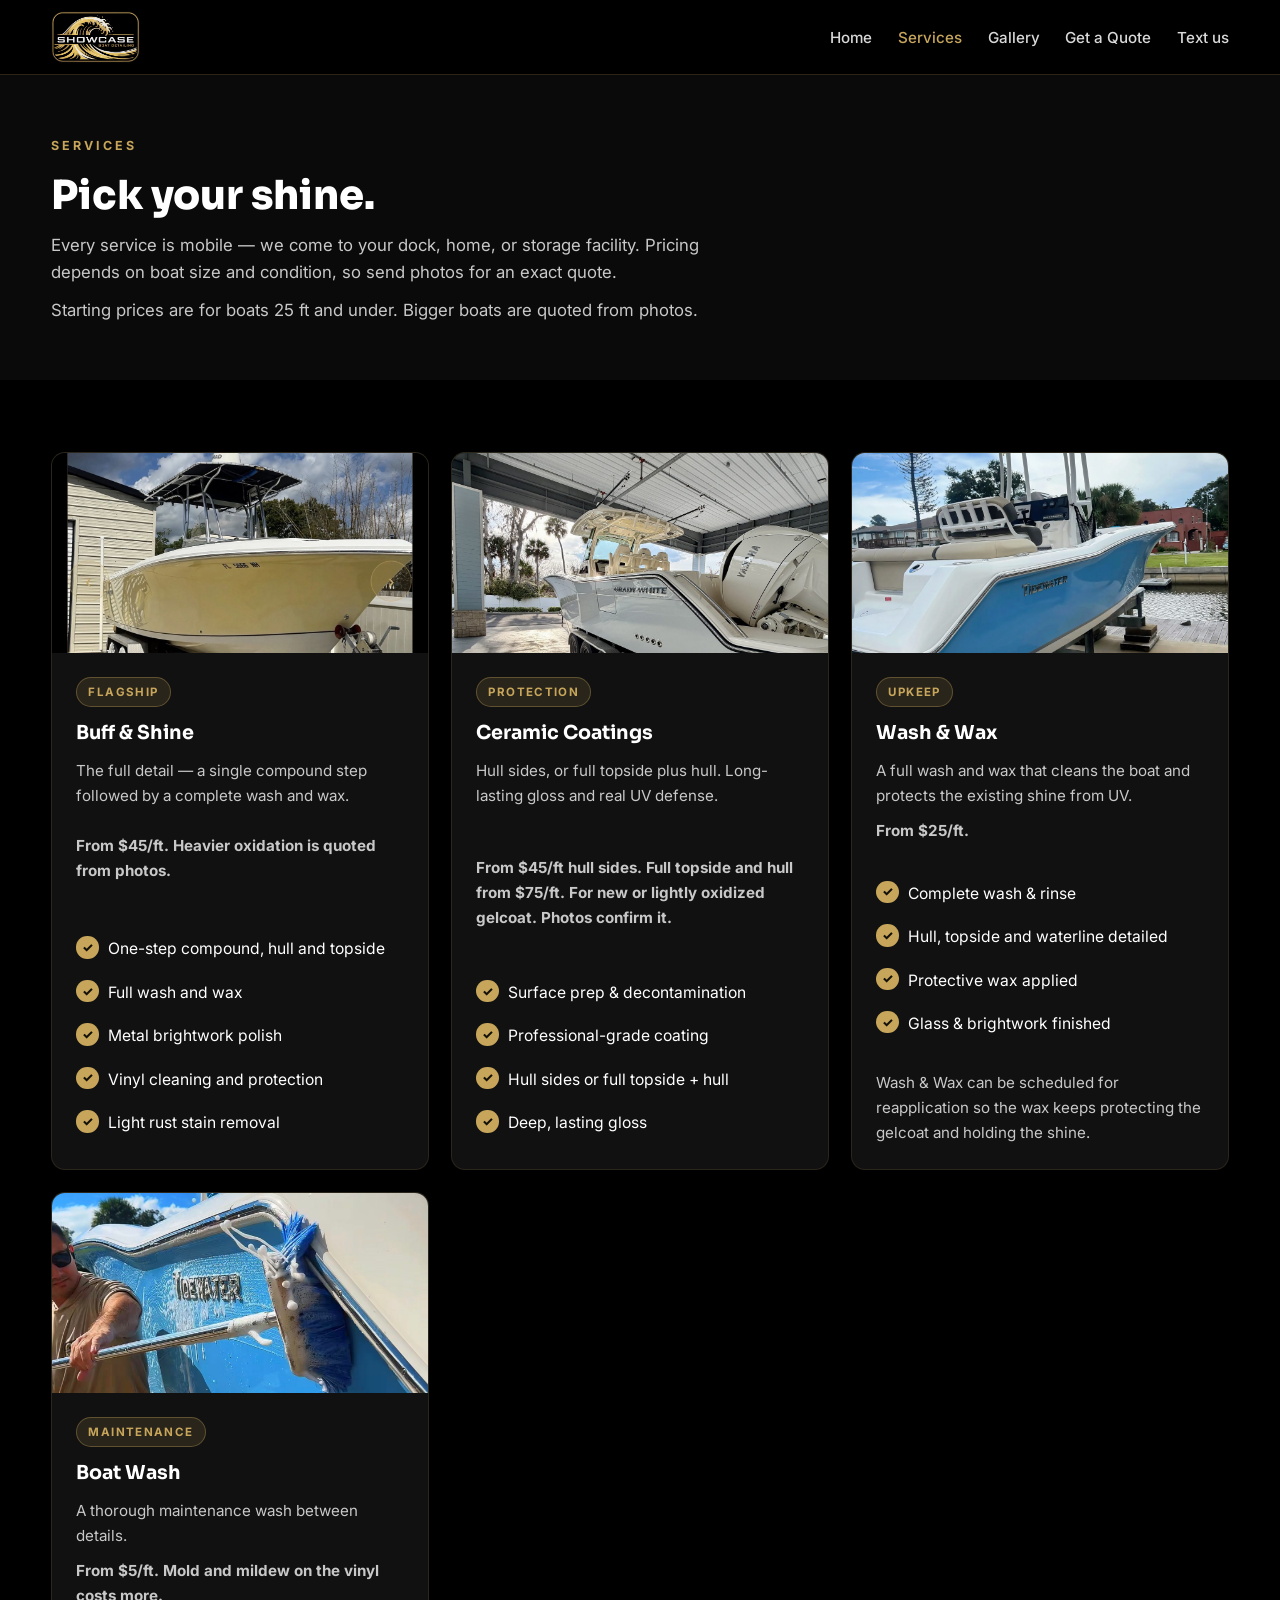
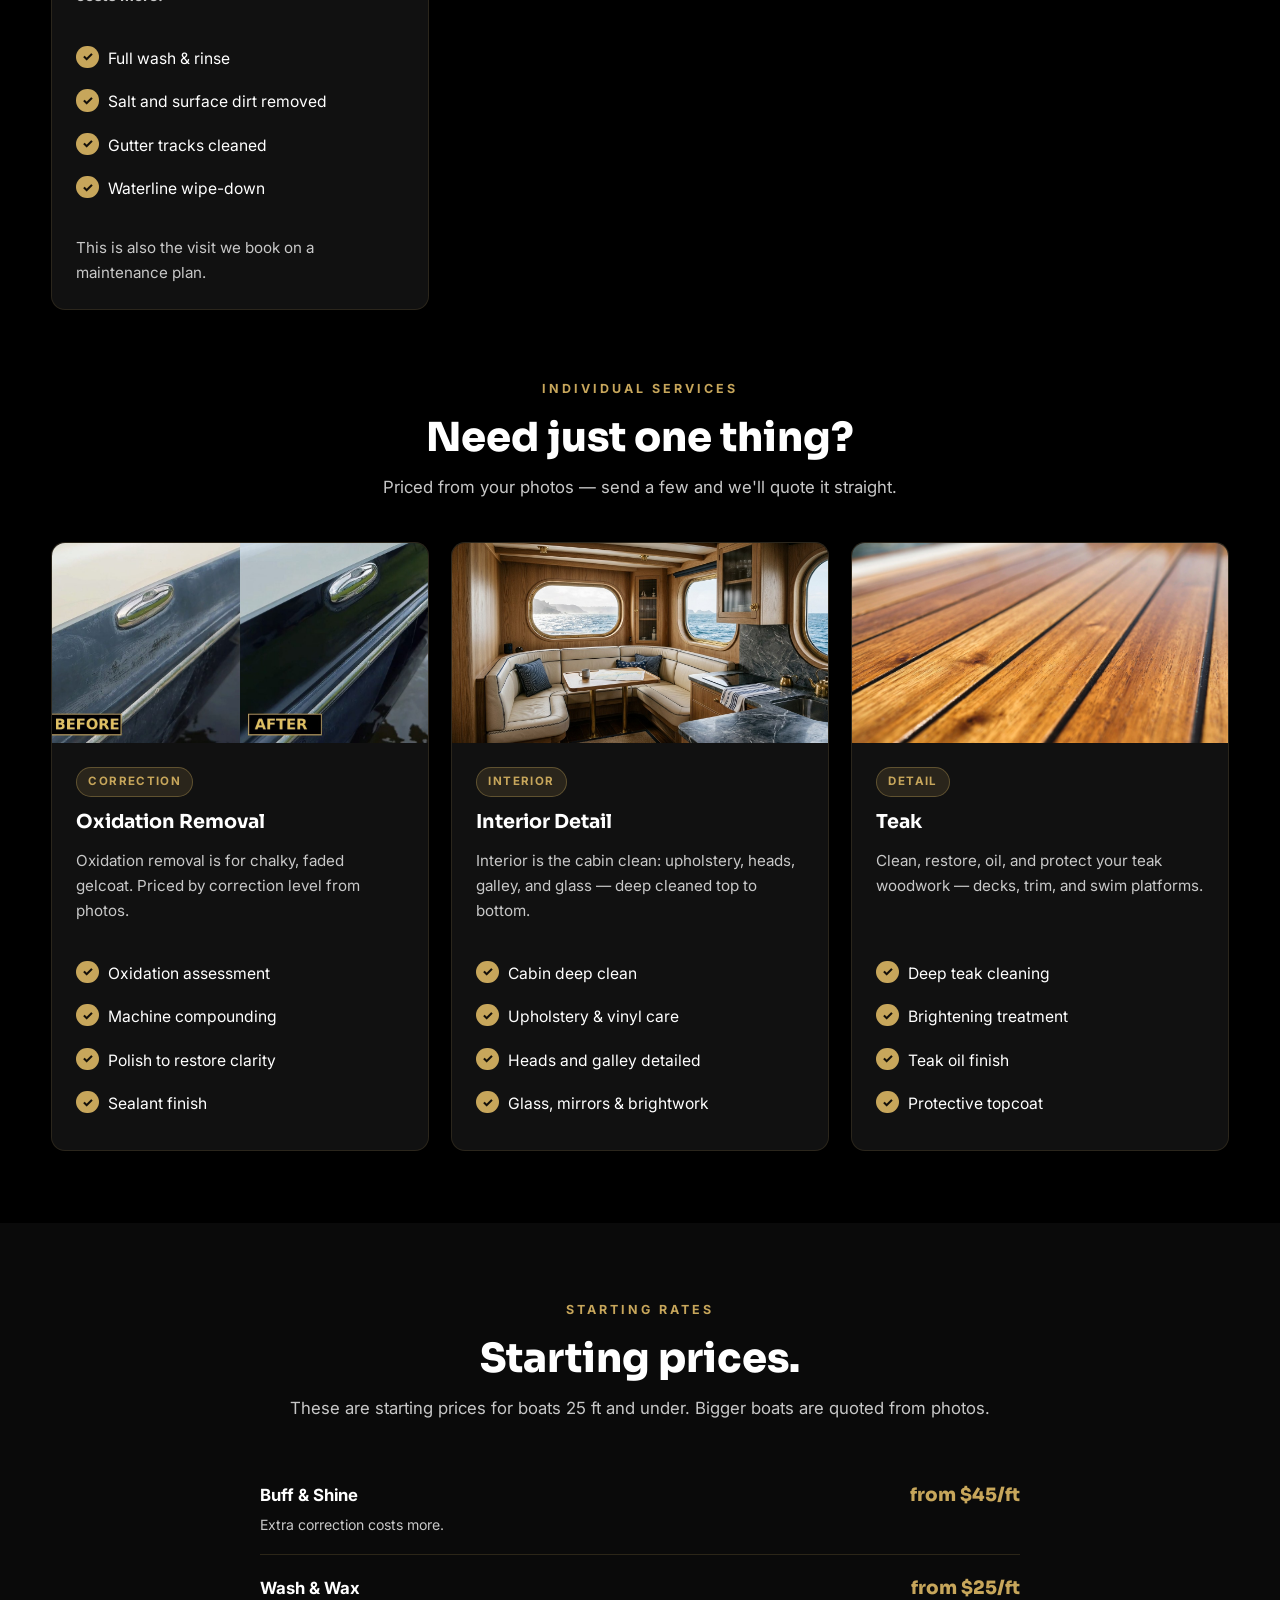
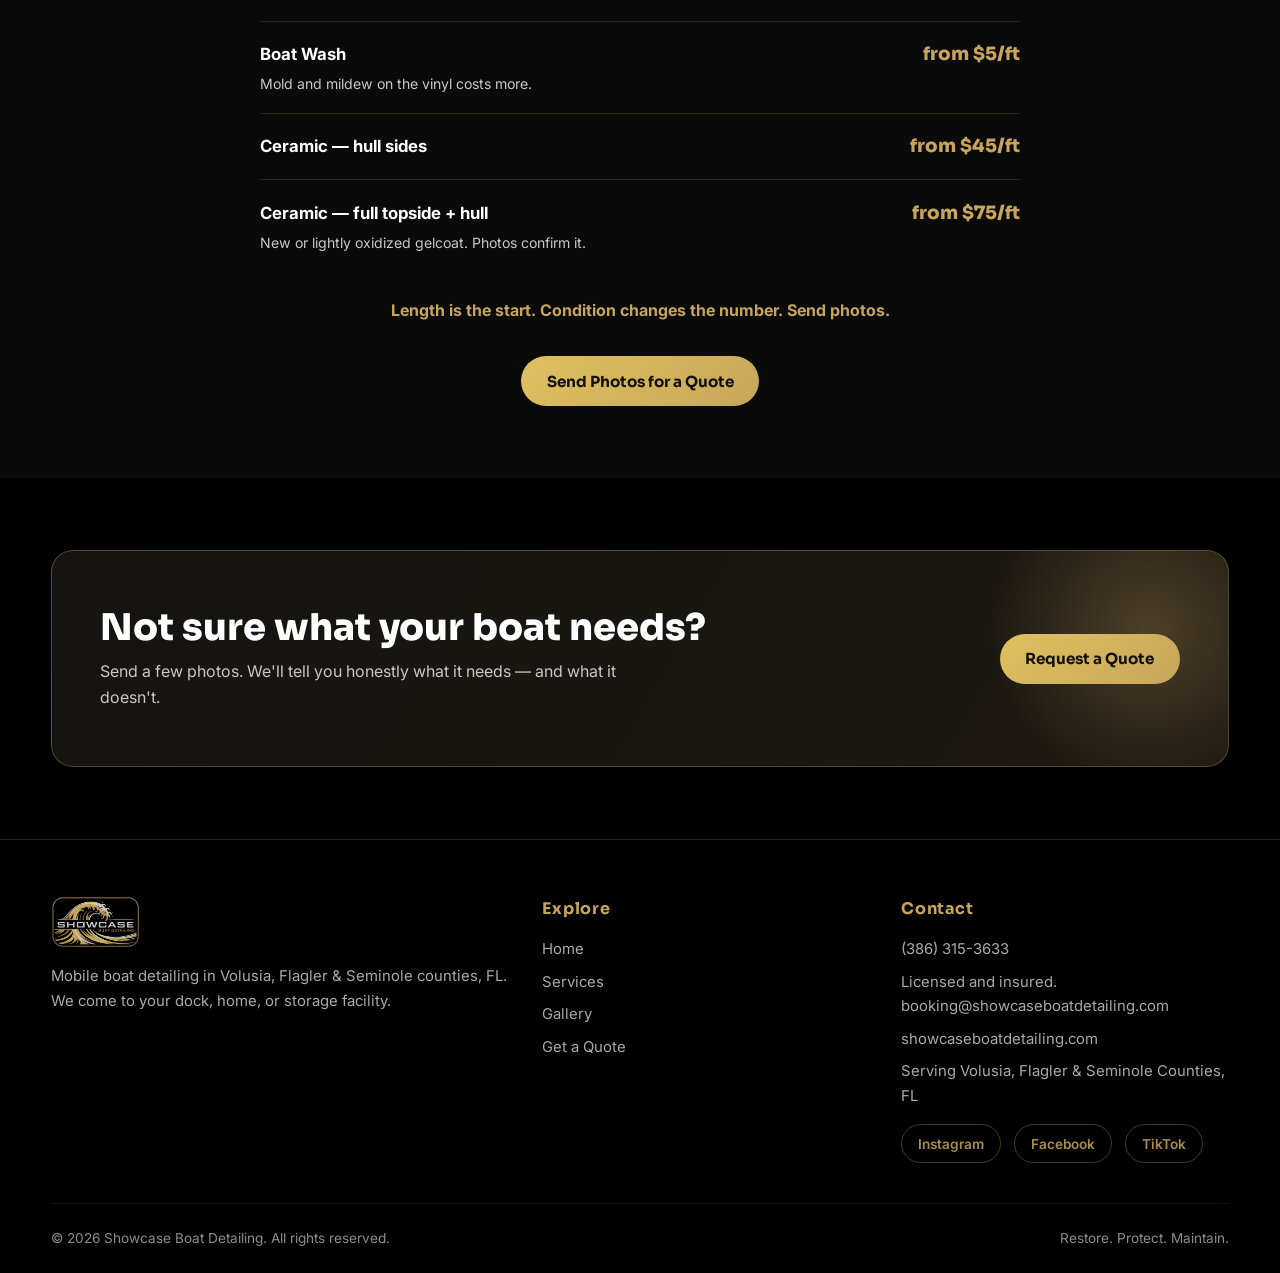
<file: services.html>
<!DOCTYPE html>
<html lang="en">
<head>
  <meta charset="UTF-8">
  <meta name="viewport" content="width=device-width, initial-scale=1.0">
  <title>Boat Detailing Services | Showcase Boat Detailing</title>
  <meta name="description" content="Boat detailing services: Buff & Shine, Wash & Wax, Boat Wash, oxidation removal and ceramic coatings. Daytona Beach, Port Orange, Volusia, Flagler &amp; Seminole counties.">
  <link rel="preconnect" href="https://fonts.googleapis.com">
  <link rel="preconnect" href="https://fonts.gstatic.com" crossorigin>
  <link href="https://fonts.googleapis.com/css2?family=Inter:wght@400;500;600;700&family=Sora:wght@600;700;800&display=swap" rel="stylesheet">
  <link rel="icon" href="assets/favicon.ico" sizes="any">
  <link rel="icon" type="image/png" sizes="32x32" href="assets/favicon-32x32.png">
  <link rel="icon" type="image/png" sizes="16x16" href="assets/favicon-16x16.png">
  <link rel="apple-touch-icon" href="assets/favicon-180.png">
  <link rel="stylesheet" href="styles.css">
  <link rel="canonical" href="https://showcaseboatdetailing.com/services.html">
  <meta property="og:type" content="website">
  <meta property="og:title" content="Boat Detailing Services | Showcase Boat Detailing">
  <meta property="og:description" content="Boat detailing services: Buff & Shine, Wash & Wax, Boat Wash, oxidation removal and ceramic coatings. Daytona Beach, Port Orange, Volusia, Flagler &amp; Seminole counties.">
  <meta property="og:image" content="https://showcaseboatdetailing.com/assets/preview.jpg">
  <meta property="og:url" content="https://showcaseboatdetailing.com/services.html">
  <meta name="twitter:card" content="summary_large_image">
  <meta name="twitter:title" content="Boat Detailing Services | Showcase Boat Detailing">
  <meta name="twitter:description" content="Boat detailing services: Buff & Shine, Wash & Wax, Boat Wash, oxidation removal and ceramic coatings. Daytona Beach, Port Orange, Volusia, Flagler &amp; Seminole counties.">
  <meta name="twitter:image" content="https://showcaseboatdetailing.com/assets/preview.jpg">
</head>
<body data-page="services">

<header class="site-header">
  <div class="wrap">
    <a class="brand" href="index.html">
      <img class="brand-logo" src="assets/logo.jpg" alt="Showcase Boat Detailing logo">
    </a>
    <button class="menu-toggle" aria-label="Menu">☰</button>
    <nav class="nav">
      <a data-nav="home" href="index.html">Home</a>
      <a data-nav="services" href="services.html">Services</a>
      <a data-nav="gallery" href="gallery.html">Gallery</a>
      <a data-nav="quote" href="quote.html">Get a Quote</a>
      <a href="tel:+13863153633">Text us</a>
    </nav>
  </div>
</header>

<section class="section section-dark" style="padding: 3.5rem 0;">
  <div class="wrap">
    <span class="kicker">Services</span>
    <h1>Pick your shine.</h1>
    <p class="sub muted" style="margin-bottom: 0;">Every service is mobile — we come to your dock, home, or storage facility. Pricing depends on boat size and condition, so send photos for an exact quote.</p>
    <p class="sub muted" style="margin-bottom: 0; margin-top: 0.6rem;">Starting prices are for boats 25 ft and under. Bigger boats are quoted from photos.</p>
  </div>
</section>

<section class="section">
  <div class="wrap">
    <div class="cards">
      <article class="card" id="buff-shine">
        <div class="card-img" role="img" aria-label="Yellow Sailfish center console with glossy hull after a Buff and Shine detail" style="background-image: url('assets/buff-shine.jpg'); background-position: center 45%;"></div>
        <div class="card-body">
          <span class="tag">Flagship</span>
          <h3>Buff &amp; Shine</h3>
          <p>The full detail — a single compound step followed by a complete wash and wax.</p>
          <p class="card-rate">From $45/ft. Heavier oxidation is quoted from photos.</p>
          <ul class="check-list"><li>One-step compound, hull and topside</li><li>Full wash and wax</li><li>Metal brightwork polish</li><li>Vinyl cleaning and protection</li><li>Light rust stain removal</li></ul>
        </div>
      </article>
      <article class="card" id="ceramic">
        <div class="card-img" role="img" aria-label="White Grady-White boat with Yamaha outboard after ceramic coating" style="background-image: url('assets/boat-14.jpg'); background-position: center 30%;"></div>
        <div class="card-body">
          <span class="tag">Protection</span>
          <h3>Ceramic Coatings</h3>
          <p>Hull sides, or full topside plus hull. Long-lasting gloss and real UV defense.</p>
          <p class="card-rate">From $45/ft hull sides. Full topside and hull from $75/ft. For new or lightly oxidized gelcoat. Photos confirm it.</p>
          <ul class="check-list"><li>Surface prep &amp; decontamination</li><li>Professional-grade coating</li><li>Hull sides or full topside + hull</li><li>Deep, lasting gloss</li></ul>
        </div>
      </article>
      <article class="card" id="wash-wax">
        <div class="card-img" role="img" aria-label="Blue Tidewater center console with glossy hull after a wash and wax" style="background-image: url('assets/boat-08.jpg'); background-position: center 45%;"></div>
        <div class="card-body">
          <span class="tag">Upkeep</span>
          <h3>Wash &amp; Wax</h3>
          <p>A full wash and wax that cleans the boat and protects the existing shine from UV.</p>
          <p class="card-rate">From $25/ft.</p>
          <ul class="check-list"><li>Complete wash &amp; rinse</li><li>Hull, topside and waterline detailed</li><li>Protective wax applied</li><li>Glass &amp; brightwork finished</li></ul>
          <p class="muted" style="margin-top: 0.9rem; margin-bottom: 0;">Wash &amp; Wax can be scheduled for reapplication so the wax keeps protecting the gelcoat and holding the shine.</p>
        </div>
      </article>
      <article class="card" id="boat-wash">
        <div class="card-img" role="img" aria-label="Detailer scrubbing a blue Tidewater hull with soap during a boat wash" style="background-image: url('assets/boat-wash-action.jpg'); background-position: center 35%;"></div>
        <div class="card-body">
          <span class="tag">Maintenance</span>
          <h3>Boat Wash</h3>
          <p>A thorough maintenance wash between details.</p>
          <p class="card-rate">From $5/ft. Mold and mildew on the vinyl costs more.</p>
          <ul class="check-list"><li>Full wash &amp; rinse</li><li>Salt and surface dirt removed</li><li>Gutter tracks cleaned</li><li>Waterline wipe-down</li></ul>
          <p class="muted" style="margin-top: 0.9rem; margin-bottom: 0;">This is also the visit we book on a maintenance plan.</p>
        </div>
      </article>
    </div>

    <div class="center" style="margin-top: 4rem;">
      <span class="kicker">Individual services</span>
      <h2>Need just one thing?</h2>
      <p class="sub">Priced from your photos — send a few and we'll quote it straight.</p>
    </div>
    <div class="cards" style="margin-top: 2rem;">
      <article class="card" id="oxidation">
        <div class="card-img" role="img" aria-label="Before and after photos of oxidation removal on a black boat hull" style="background-image: url('assets/before-after-oxidation.jpg'); background-position: center;"></div>
        <div class="card-body">
          <span class="tag">Correction</span>
          <h3>Oxidation Removal</h3>
          <p>Oxidation removal is for chalky, faded gelcoat. Priced by correction level from photos.</p>
          <ul class="check-list"><li>Oxidation assessment</li><li>Machine compounding</li><li>Polish to restore clarity</li><li>Sealant finish</li></ul>
        </div>
      </article>
      <article class="card" id="interior">
        <div class="card-img" role="img" aria-label="Clean boat cabin with settee and galley after an interior detail" style="background-image: url('assets/interior-cabin.jpg'); background-position: center;"></div>
        <div class="card-body">
          <span class="tag">Interior</span>
          <h3>Interior Detail</h3>
          <p>Interior is the cabin clean: upholstery, heads, galley, and glass — deep cleaned top to bottom.</p>
          <ul class="check-list"><li>Cabin deep clean</li><li>Upholstery &amp; vinyl care</li><li>Heads and galley detailed</li><li>Glass, mirrors &amp; brightwork</li></ul>
        </div>
      </article>
      <article class="card" id="teak">
        <div class="card-img" role="img" aria-label="Sample photo of a restored teak boat deck" style="background-image: url('assets/teak-sample.jpg'); background-position: center;"></div>
        <div class="card-body">
          <span class="tag">Detail</span>
          <h3>Teak</h3>
          <p>Clean, restore, oil, and protect your teak woodwork — decks, trim, and swim platforms.</p>
          <ul class="check-list"><li>Deep teak cleaning</li><li>Brightening treatment</li><li>Teak oil finish</li><li>Protective topcoat</li></ul>
        </div>
      </article>
    </div>
  </div>
</section>

<section class="section section-dark">
  <div class="wrap">
    <div class="center">
      <span class="kicker">Starting rates</span>
      <h2>Starting prices.</h2>
      <p class="sub">These are starting prices for boats 25 ft and under. Bigger boats are quoted from photos.</p>
    </div>
    <div class="rates">
      <div class="rate-row">
        <div class="r-name">Buff &amp; Shine<small>Extra correction costs more.</small></div>
        <div class="r-price">from $45/ft</div>
      </div>
      <div class="rate-row">
        <div class="r-name">Wash &amp; Wax</div>
        <div class="r-price">from $25/ft</div>
      </div>
      <div class="rate-row">
        <div class="r-name">Boat Wash<small>Mold and mildew on the vinyl costs more.</small></div>
        <div class="r-price">from $5/ft</div>
      </div>
      <div class="rate-row">
        <div class="r-name">Ceramic — hull sides</div>
        <div class="r-price">from $45/ft</div>
      </div>
      <div class="rate-row">
        <div class="r-name">Ceramic — full topside + hull<small>New or lightly oxidized gelcoat. Photos confirm it.</small></div>
        <div class="r-price">from $75/ft</div>
      </div>
    </div>
    <p class="rates-note"><strong>Length is the start. Condition changes the number. Send photos.</strong></p>
    <p class="center" style="margin-top: 2rem;"><a class="btn" href="quote.html">Send Photos for a Quote</a></p>
  </div>
</section>

<section class="section">
  <div class="wrap">
    <div class="cta-banner">
      <div>
        <h2>Not sure what your boat needs?</h2>
        <p>Send a few photos. We'll tell you honestly what it needs — and what it doesn't.</p>
      </div>
      <div class="cta-actions">
        <a class="btn" href="quote.html">Request a Quote</a>
      </div>
    </div>
  </div>
</section>

<footer class="site-footer">
  <div class="wrap">
    <div class="footer-grid">
      <div>
        <a class="brand" href="index.html" style="margin-bottom: 1rem;">
          <img class="brand-logo" src="assets/logo.jpg" alt="Showcase Boat Detailing logo">
        </a>
        <p>Mobile boat detailing in Volusia, Flagler &amp; Seminole counties, FL. We come to your dock, home, or storage facility.</p>
      </div>
      <div>
        <h4>Explore</h4>
        <a href="index.html">Home</a>
        <a href="services.html">Services</a>
        <a href="gallery.html">Gallery</a>
        <a href="quote.html">Get a Quote</a>
      </div>
      <div>
        <h4>Contact</h4>
        <a href="tel:+13863153633">(386) 315-3633</a>
        <p>Licensed and insured.</p>
        <a href="mailto:booking@showcaseboatdetailing.com">booking@showcaseboatdetailing.com</a>
        <a href="https://showcaseboatdetailing.com">showcaseboatdetailing.com</a>
        <p>Serving Volusia, Flagler &amp; Seminole Counties, FL</p>
        <div class="social-row">
          <a href="https://instagram.com/showcaseboatdetailing" target="_blank" rel="noopener">Instagram</a>
          <a href="https://www.facebook.com/412445485289783" target="_blank" rel="noopener">Facebook</a>
          <a href="https://www.tiktok.com/@showcaseboatdetailing" target="_blank" rel="noopener">TikTok</a>
        </div>
      </div>
    </div>
    <div class="footer-bottom">
      <span>© <span id="year">2026</span> Showcase Boat Detailing. All rights reserved.</span>
      <span>Restore. Protect. Maintain.</span>
    </div>
  </div>
</footer>

<script src="script.js"></script>
</body>
</html>
</file>
<file: styles.css>
/* Showcase Boat Detailing — black & gold premium theme */
:root {
  --black: #000000;
  --black-2: #0a0a0a;
  --black-3: #111111;
  --gold: #C7A65B;
  --gold-bright: #E0C060;
  --gold-dark: #A8883C;
  --cream: #ffffff;
  --ink: #ffffff;
  --muted: #C8C8C8;
  --muted-light: #a8a8a8;
  --line: rgba(199, 166, 91, 0.22);
  --radius: 14px;
  --shadow: 0 18px 45px rgba(0, 0, 0, 0.55);
  --font-head: "Sora", "Segoe UI", system-ui, sans-serif;
  --font-body: "Inter", "Segoe UI", system-ui, sans-serif;
}

* { box-sizing: border-box; margin: 0; padding: 0; }
html { scroll-behavior: smooth; }
body {
  font-family: var(--font-body);
  color: var(--ink);
  background: var(--black);
  line-height: 1.65;
  -webkit-font-smoothing: antialiased;
}
img { max-width: 100%; display: block; }
a { color: inherit; }

.wrap { width: min(1180px, 92%); margin: 0 auto; }

/* ---------- Header ---------- */
.site-header {
  position: sticky; top: 0; z-index: 50;
  background: rgba(0, 0, 0, 0.94);
  backdrop-filter: blur(10px);
  color: var(--cream);
  border-bottom: 1px solid var(--line);
}
.site-header .wrap {
  display: flex; align-items: center; justify-content: space-between;
  padding: 0.7rem 0;
}
.brand { display: flex; align-items: center; gap: 0.7rem; text-decoration: none; }
.brand-logo { height: 52px; width: auto; border-radius: 10px; }
.brand-name { font-family: var(--font-head); font-weight: 700; font-size: 1.05rem; line-height: 1.2; color: var(--cream); }
.brand-name small { display: block; font-family: var(--font-body); font-weight: 500; font-size: 0.72rem; letter-spacing: 0.18em; text-transform: uppercase; color: var(--gold); }
.nav { display: flex; align-items: center; gap: 1.6rem; }
.nav a { text-decoration: none; font-weight: 500; font-size: 0.95rem; opacity: 0.85; }
.nav a:hover, .nav a.active { opacity: 1; color: var(--gold); }
.btn {
  display: inline-block; text-decoration: none; cursor: pointer; border: none;
  font-family: var(--font-head); font-weight: 700; font-size: 0.95rem;
  padding: 0.8rem 1.6rem; border-radius: 999px;
  background: linear-gradient(135deg, var(--gold-bright), var(--gold));
  color: #14100a;
  transition: transform 0.15s ease, box-shadow 0.15s ease, filter 0.15s ease;
}
.btn:hover { filter: brightness(1.08); transform: translateY(-2px); box-shadow: 0 12px 30px rgba(199, 166, 91, 0.35); }
.btn-ghost {
  background: transparent; color: var(--cream);
  border: 2px solid rgba(199, 166, 91, 0.55);
}
.btn-ghost:hover { border-color: var(--gold-bright); color: var(--gold-bright); background: transparent; box-shadow: none; filter: none; }
.nav .btn { padding: 0.6rem 1.25rem; }
.menu-toggle { display: none; background: none; border: none; color: var(--gold); font-size: 1.6rem; cursor: pointer; }

/* ---------- Hero ---------- */
.hero {
  position: relative; color: #fff; overflow: hidden;
  background: var(--black);
  min-height: 82vh; display: flex; align-items: center;
}
.hero-bg {
  position: absolute; inset: 0;
  background-size: cover; background-position: center;
}
.hero::after {
  content: ""; position: absolute; inset: 0;
  background: linear-gradient(100deg, rgba(5, 5, 7, 0.92) 20%, rgba(5, 5, 7, 0.55) 55%, rgba(5, 5, 7, 0.25) 100%);
}
.hero-inner { position: relative; z-index: 2; padding: 5rem 0; max-width: 660px; }
.kicker {
  display: inline-block; font-size: 0.78rem; font-weight: 700;
  letter-spacing: 0.24em; text-transform: uppercase; color: var(--gold);
  margin-bottom: 1rem;
}
.hero h1 {
  font-family: var(--font-head); font-weight: 800;
  font-size: clamp(2.4rem, 5.5vw, 4rem); line-height: 1.08;
  margin-bottom: 1.2rem; color: #fff;
}
.hero h1 .gold { color: var(--gold); }
.hero p.lead { font-size: 1.15rem; color: #C8C8C8; margin-bottom: 2rem; max-width: 34rem; }
.hero-trust { color: var(--muted); font-size: 0.95rem; margin: 0 0 1.6rem; letter-spacing: 0.02em; }
.hero-cta { display: flex; gap: 1rem; flex-wrap: wrap; }
.hero-badges { display: flex; gap: 1.8rem; margin-top: 2.5rem; flex-wrap: wrap; }
.hero-badges div { font-size: 0.92rem; color: var(--muted); }
.hero-badges strong { font-family: var(--font-head); font-size: 1.05rem; color: var(--gold); white-space: nowrap; }

/* ---------- Sections ---------- */
.section { padding: 4.5rem 0; background: var(--black); }
.section-dark { background: var(--black-2); }
.section h1, .section h2 {
  font-family: var(--font-head); font-weight: 800;
  font-size: clamp(1.7rem, 3.4vw, 2.5rem); line-height: 1.15;
  margin-bottom: 0.8rem; color: #fff;
}
.section .sub { color: var(--muted); max-width: 44rem; margin-bottom: 2.5rem; font-size: 1.05rem; }
.center { text-align: center; }
.center .sub { margin-left: auto; margin-right: auto; }
.muted { color: var(--muted); }

/* ---------- Service cards ---------- */
.cards { display: grid; grid-template-columns: repeat(auto-fit, minmax(300px, 1fr)); gap: 1.4rem; }
.card {
  background: var(--black-3); border-radius: var(--radius); overflow: hidden;
  border: 1px solid rgba(199, 166, 91, 0.14);
  transition: transform 0.18s ease, box-shadow 0.18s ease, border-color 0.18s ease;
  display: flex; flex-direction: column;
}
.card:hover { transform: translateY(-6px); box-shadow: var(--shadow); border-color: rgba(199, 166, 91, 0.45); }
.card-img { height: 200px; background-size: cover; background-position: center; background-color: #000; }
.reviews { display: grid; grid-template-columns: repeat(2, 1fr); gap: 1.5rem; max-width: 900px; margin: 2.5rem auto 0; }
.review { background: var(--black-3); border: 1px solid var(--line); border-radius: var(--radius); padding: 1.8rem; margin: 0; }
.review blockquote { margin: 0 0 1rem; font-size: 1.05rem; line-height: 1.6; color: #fff; }
.review figcaption { color: var(--gold); font-weight: 700; font-size: 0.92rem; }
@media (max-width: 700px) { .reviews { grid-template-columns: 1fr; } }
.photo-credit { display: block; font-size: 0.75rem; color: var(--muted); opacity: 0.8; padding: 0.4rem 1.5rem 0; }
.card-body { padding: 1.5rem; display: flex; flex-direction: column; gap: 0.6rem; flex: 1; }
.card-body h3 { font-family: var(--font-head); font-size: 1.2rem; color: #fff; }
.card-body p { color: var(--muted); font-size: 0.95rem; flex: 1; }
.card-link { font-weight: 700; color: var(--gold); text-decoration: none; font-size: 0.92rem; }
.card-link:hover { color: var(--gold-bright); }
.tag {
  display: inline-block; align-self: flex-start;
  font-size: 0.72rem; font-weight: 700; letter-spacing: 0.12em; text-transform: uppercase;
  background: rgba(199, 166, 91, 0.14); color: var(--gold);
  border: 1px solid rgba(199, 166, 91, 0.35);
  padding: 0.28rem 0.7rem; border-radius: 999px;
}

/* ---------- Gallery ---------- */
.filters { display: flex; gap: 0.7rem; flex-wrap: wrap; margin-bottom: 2rem; }
.filter-btn {
  border: 2px solid rgba(199, 166, 91, 0.4); background: transparent; color: var(--gold);
  font-family: var(--font-head); font-weight: 600; font-size: 0.88rem;
  padding: 0.5rem 1.15rem; border-radius: 999px; cursor: pointer;
  transition: all 0.15s ease;
}
.filter-btn:hover { border-color: var(--gold-bright); color: var(--gold-bright); }
.filter-btn.active { background: linear-gradient(135deg, var(--gold-bright), var(--gold)); border-color: var(--gold); color: #14100a; }
.gallery-grid {
  display: grid; grid-template-columns: repeat(auto-fill, minmax(300px, 1fr));
  gap: 1.2rem;
}
.g-item {
  position: relative; border-radius: var(--radius); overflow: hidden;
  aspect-ratio: 4 / 3; background: #000; cursor: pointer;
  border: 1px solid rgba(199, 166, 91, 0.12);
}
.g-item img { width: 100%; height: 100%; object-fit: cover; transition: transform 0.35s ease; }
.g-item:hover img { transform: scale(1.05); }
.g-cap {
  position: absolute; inset: auto 0 0 0; padding: 2.2rem 1.1rem 1rem;
  background: linear-gradient(transparent, rgba(0, 0, 0, 0.9));
  color: #fff; opacity: 0; transition: opacity 0.25s ease;
}
.g-item:hover .g-cap, .g-item:focus-within .g-cap { opacity: 1; }
.g-cap strong { font-family: var(--font-head); display: block; font-size: 1rem; }
.g-cap span { font-size: 0.82rem; color: var(--gold); font-weight: 600; letter-spacing: 0.06em; text-transform: uppercase; }

/* Lightbox */
.lightbox {
  position: fixed; inset: 0; z-index: 100; display: none;
  background: rgba(0, 0, 0, 0.95); align-items: center; justify-content: center;
  padding: 2rem;
}
.lightbox.open { display: flex; }
.lightbox img { max-width: min(1000px, 92vw); max-height: 82vh; border-radius: 10px; border: 1px solid var(--line); }
.lb-close, .lb-prev, .lb-next {
  position: absolute; background: rgba(199, 166, 91, 0.15); border: 1px solid rgba(199, 166, 91, 0.4); color: var(--gold);
  width: 48px; height: 48px; border-radius: 50%; font-size: 1.4rem; cursor: pointer;
}
.lb-close { top: 1.2rem; right: 1.2rem; }
.lb-prev { left: 1.2rem; top: 50%; transform: translateY(-50%); }
.lb-next { right: 1.2rem; top: 50%; transform: translateY(-50%); }
.lb-close:hover, .lb-prev:hover, .lb-next:hover { background: var(--gold); color: #14100a; }
.lb-count { position: absolute; bottom: 1.2rem; color: var(--muted); font-size: 0.9rem; }

/* ---------- Steps ---------- */
.steps { display: grid; grid-template-columns: repeat(auto-fit, minmax(220px, 1fr)); gap: 1.4rem; counter-reset: step; }
.step {
  background: var(--black-3); border: 1px solid rgba(199, 166, 91, 0.16);
  border-radius: var(--radius); padding: 1.8rem 1.5rem; position: relative;
}
.step::before {
  counter-increment: step; content: "0" counter(step);
  font-family: var(--font-head); font-weight: 800; font-size: 2.2rem; color: var(--gold);
  display: block; margin-bottom: 0.6rem;
}
.step h3 { font-family: var(--font-head); margin-bottom: 0.5rem; font-size: 1.1rem; color: #fff; }
.step p { color: var(--muted); font-size: 0.93rem; }

/* ---------- CTA banner ---------- */
.cta-banner {
  background: linear-gradient(120deg, #141310, #1e1a12);
  border: 1px solid rgba(199, 166, 91, 0.35);
  border-radius: 22px; padding: 3.5rem 3rem; color: #fff;
  display: flex; align-items: center; justify-content: space-between; gap: 2rem; flex-wrap: wrap;
  position: relative; overflow: hidden;
}
.cta-banner::before {
  content: ""; position: absolute; right: -80px; top: -80px; width: 320px; height: 320px;
  background: radial-gradient(circle, rgba(199, 166, 91, 0.28), transparent 70%);
}
.cta-banner h2 { font-size: clamp(1.6rem, 3vw, 2.3rem); margin-bottom: 0.5rem; color: #fff; }
.cta-banner p { color: var(--muted); max-width: 36rem; }
.cta-actions { display: flex; gap: 1rem; flex-wrap: wrap; position: relative; z-index: 1; }

/* ---------- Forms ---------- */
.form-grid { display: grid; grid-template-columns: 1fr 1fr; gap: 1.2rem; }
.field { display: flex; flex-direction: column; gap: 0.4rem; }
.field.full { grid-column: 1 / -1; }
.field label { font-weight: 600; font-size: 0.9rem; color: var(--cream); }
.field input, .field select, .field textarea {
  font: inherit; padding: 0.8rem 1rem; border-radius: 10px;
  border: 2px solid #2b2b30; background: var(--black-3); color: var(--ink);
}
.field input:focus, .field select:focus, .field textarea:focus {
  outline: none; border-color: var(--gold);
  box-shadow: 0 0 0 3px rgba(199, 166, 91, 0.18);
}
.field textarea { min-height: 130px; resize: vertical; }
.form-note { font-size: 0.88rem; color: var(--muted); margin-top: 1rem; }
.form-note a { color: var(--gold); }

/* ---------- Footer ---------- */
.site-footer { background: #000000; color: var(--muted); padding: 3.5rem 0 1.5rem; border-top: 1px solid var(--line); }
.footer-grid { display: grid; grid-template-columns: 1.4fr 1fr 1fr; gap: 2rem; margin-bottom: 2.5rem; }
.footer-grid h4 { font-family: var(--font-head); color: var(--gold); margin-bottom: 0.9rem; font-size: 1rem; letter-spacing: 0.04em; }
.footer-grid a { display: block; text-decoration: none; margin-bottom: 0.5rem; font-size: 0.93rem; opacity: 0.85; }
.footer-grid a:hover { color: var(--gold); opacity: 1; }
.footer-grid p { font-size: 0.93rem; opacity: 0.85; }
.footer-bottom { border-top: 1px solid rgba(199, 166, 91, 0.15); padding-top: 1.4rem; display: flex; justify-content: space-between; gap: 1rem; flex-wrap: wrap; font-size: 0.85rem; opacity: 0.7; }

/* ---------- Misc ---------- */
.split { display: grid; grid-template-columns: 1fr 1fr; gap: 3rem; align-items: center; }
.split img { border-radius: 18px; box-shadow: var(--shadow); border: 1px solid rgba(199, 166, 91, 0.2); }
.check-list { list-style: none; margin-top: 1.2rem; }
.check-list li { padding: 0.55rem 0 0.55rem 2rem; position: relative; font-size: 0.98rem; color: var(--ink); }
.check-list li::before {
  content: "✓"; position: absolute; left: 0; top: 0.55rem;
  width: 1.4rem; height: 1.4rem; border-radius: 50%;
  background: var(--gold); color: #14100a; font-size: 0.8rem; font-weight: 800;
  display: grid; place-items: center;
}
.strip { display: grid; grid-template-columns: repeat(3, 1fr); gap: 1rem; }
.strip .g-item { aspect-ratio: 4 / 3; }
.strip a { display: block; }
.social-row { display: flex; gap: 0.8rem; margin-top: 1rem; }
.social-row a {
  display: inline-block; text-decoration: none; font-size: 0.85rem; font-weight: 600;
  border: 1px solid rgba(199, 166, 91, 0.4); color: var(--gold);
  padding: 0.45rem 1rem; border-radius: 999px; margin-bottom: 0;
}
.social-row a:hover { background: var(--gold); color: #14100a; }

@media (max-width: 860px) {
  .nav { display: none; position: absolute; top: 100%; left: 0; right: 0; background: #000000; flex-direction: column; padding: 1.2rem; gap: 1rem; align-items: flex-start; border-bottom: 1px solid var(--line); }
  .nav.open { display: flex; }
  .menu-toggle { display: block; }
  .split, .form-grid, .footer-grid { grid-template-columns: 1fr; }
  .strip { grid-template-columns: repeat(2, 1fr); }
  .cta-banner { padding: 2.2rem 1.6rem; }
  .hero { min-height: 70vh; }
  .brand-logo { height: 44px; }
}

/* ---------- Flagship feature ---------- */
.flagship {
  display: grid; grid-template-columns: 1.1fr 1fr; gap: 3rem; align-items: center;
  background: #111111; border: 1px solid rgba(199, 166, 91, 0.3);
  border-radius: 22px; overflow: hidden; margin-bottom: 3rem;
}
.flagship-img { min-height: 380px; height: 100%; background-size: cover; background-color: #000; }
.flagship-body { padding: 3rem 3rem 3rem 0; }
.flagship-body .rate-line { font-family: var(--font-head); font-weight: 700; color: var(--gold); font-size: 1.05rem; margin: 1rem 0 1.4rem; }
@media (max-width: 860px) {
  .flagship { grid-template-columns: 1fr; }
  .flagship-img { min-height: 240px; }
  .flagship-body { padding: 0 1.6rem 2.2rem; }
}

/* ---------- Rates ---------- */
.rates { max-width: 760px; margin: 0 auto; }
.rate-row {
  display: flex; justify-content: space-between; align-items: baseline; gap: 1.5rem;
  padding: 1.1rem 0; border-bottom: 1px solid rgba(199, 166, 91, 0.18);
}
.rate-row:last-of-type { border-bottom: none; }
.rate-row .r-name { font-weight: 700; color: #fff; font-size: 1.05rem; }
.rate-row .r-name small { display: block; font-weight: 400; color: var(--muted); font-size: 0.88rem; margin-top: 0.2rem; }
.rate-row .r-price { font-family: var(--font-head); font-weight: 800; color: var(--gold); white-space: nowrap; font-size: 1.15rem; }
.rates-note { text-align: center; color: var(--muted); margin-top: 1.6rem; font-size: 1rem; }
.rates-note strong { color: var(--gold); }

/* ---------- Service area pills ---------- */
.pills { display: flex; flex-wrap: wrap; gap: 0.65rem; justify-content: center; margin-top: 2rem; }
.pill {
  border: 1px solid rgba(199, 166, 91, 0.4); color: #fff;
  padding: 0.5rem 1.15rem; border-radius: 999px; font-size: 0.92rem; font-weight: 500;
  background: rgba(199, 166, 91, 0.06);
}

/* ---------- Sample label ---------- */
.sample-note {
  display: inline-block; font-size: 0.75rem; font-weight: 600; letter-spacing: 0.04em;
  color: var(--muted); margin-top: 0.4rem;
}

/* ---------- Card rate line ---------- */
.card-rate { font-weight: 700; color: var(--gold); font-size: 0.95rem; }

/* ---------- Before & After ---------- */
.ba-pair { margin-top: 2.5rem; }
.ba-imgs { display: grid; grid-template-columns: 1fr 1fr; gap: 1.2rem; }
.ba-fig {
  position: relative; border-radius: var(--radius); overflow: hidden;
  aspect-ratio: 4 / 3; background: #000;
  border: 1px solid rgba(199, 166, 91, 0.2);
}
.ba-fig img { width: 100%; height: 100%; object-fit: cover; }
.ba-tag {
  position: absolute; left: 1rem; bottom: 1rem;
  font-family: var(--font-head); font-weight: 800; font-size: 1rem; letter-spacing: 0.08em;
  background: #000; color: var(--gold-bright);
  border: 2px solid rgba(199, 166, 91, 0.7);
  padding: 0.35rem 1rem; border-radius: 8px;
}
.ba-fig.ba-wide { aspect-ratio: 16 / 10; }
.gold-link { color: var(--gold); font-weight: 600; }
.gold-link:hover { color: var(--gold-bright); }
.ig-link { display: inline-flex; align-items: center; gap: 0.5rem; }
.ig-link svg { flex: none; }
.ba-tag.ba-tag-right { left: auto; right: 1rem; }
.ba-caption { text-align: center; color: var(--muted); margin-top: 1rem; font-size: 1rem; }
.ba-caption strong { color: #fff; }
@media (max-width: 640px) {
  .ba-imgs { grid-template-columns: 1fr; }
}
</file>
